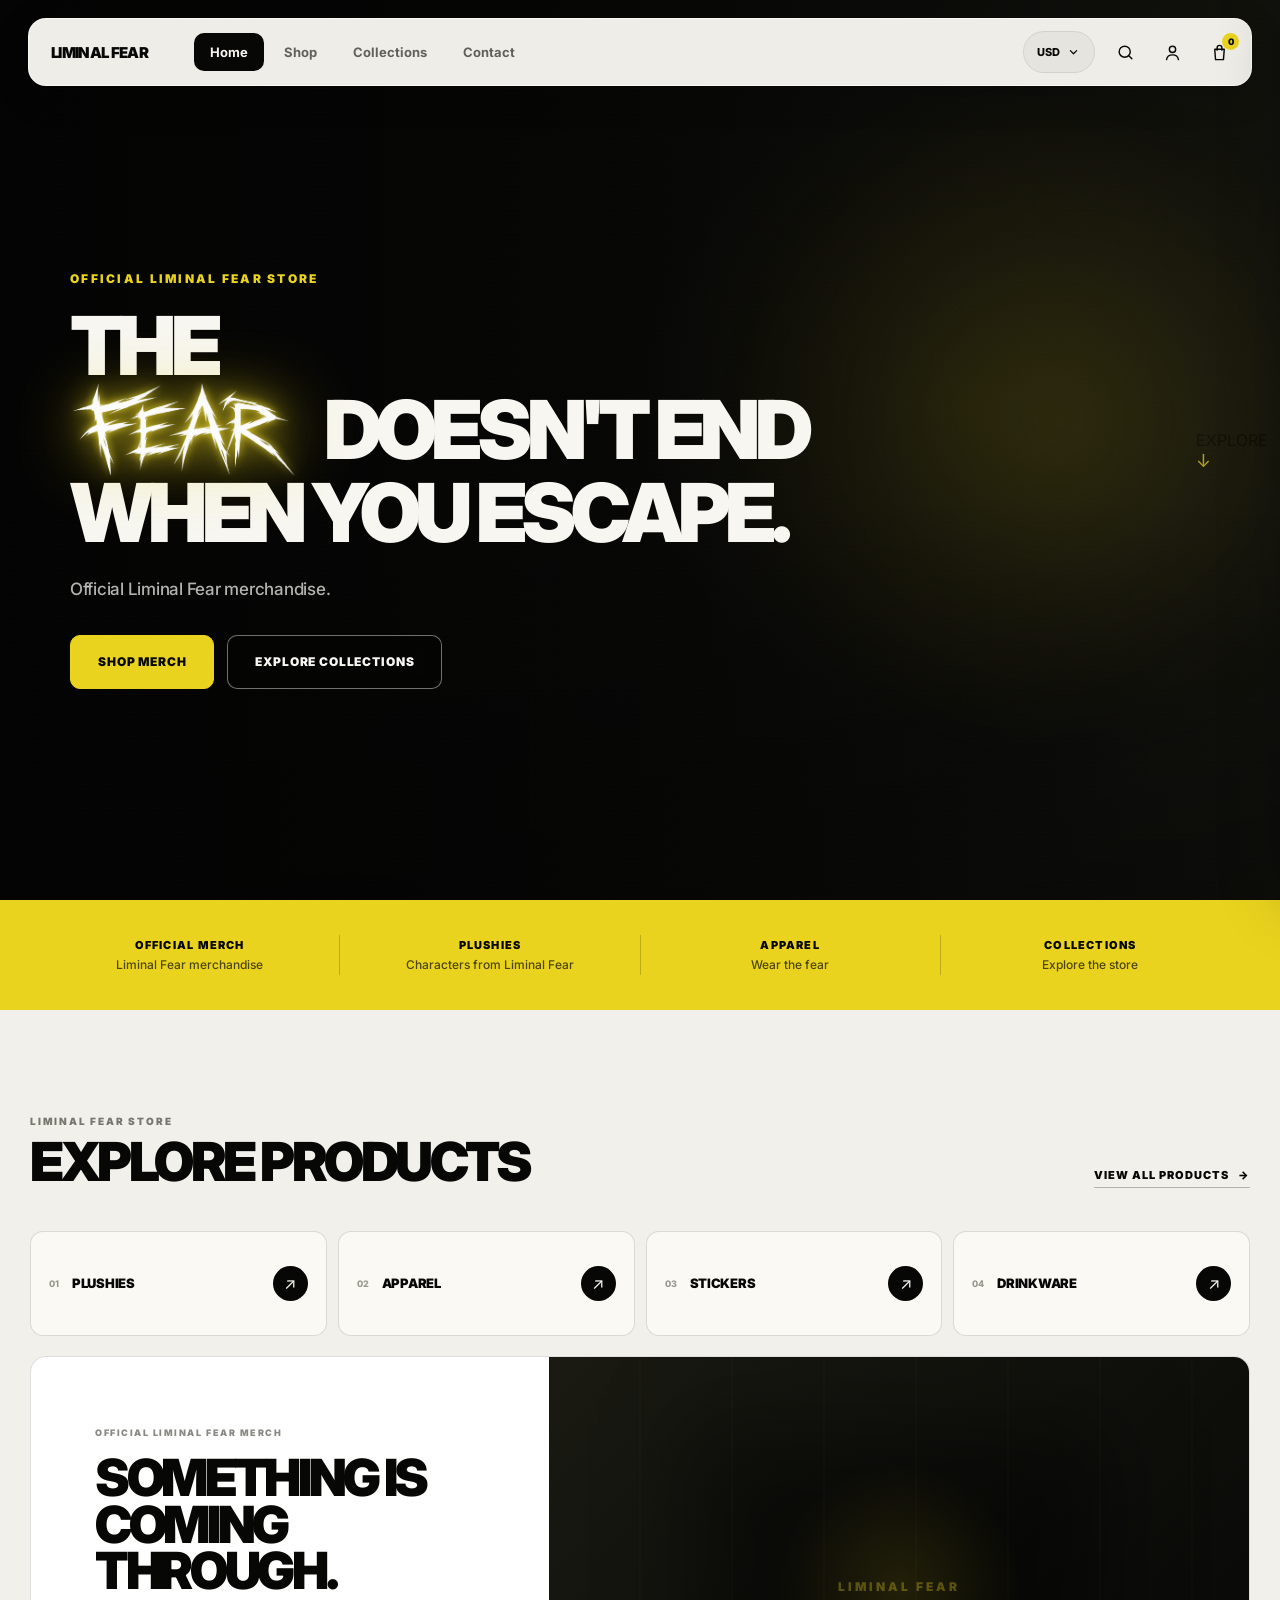
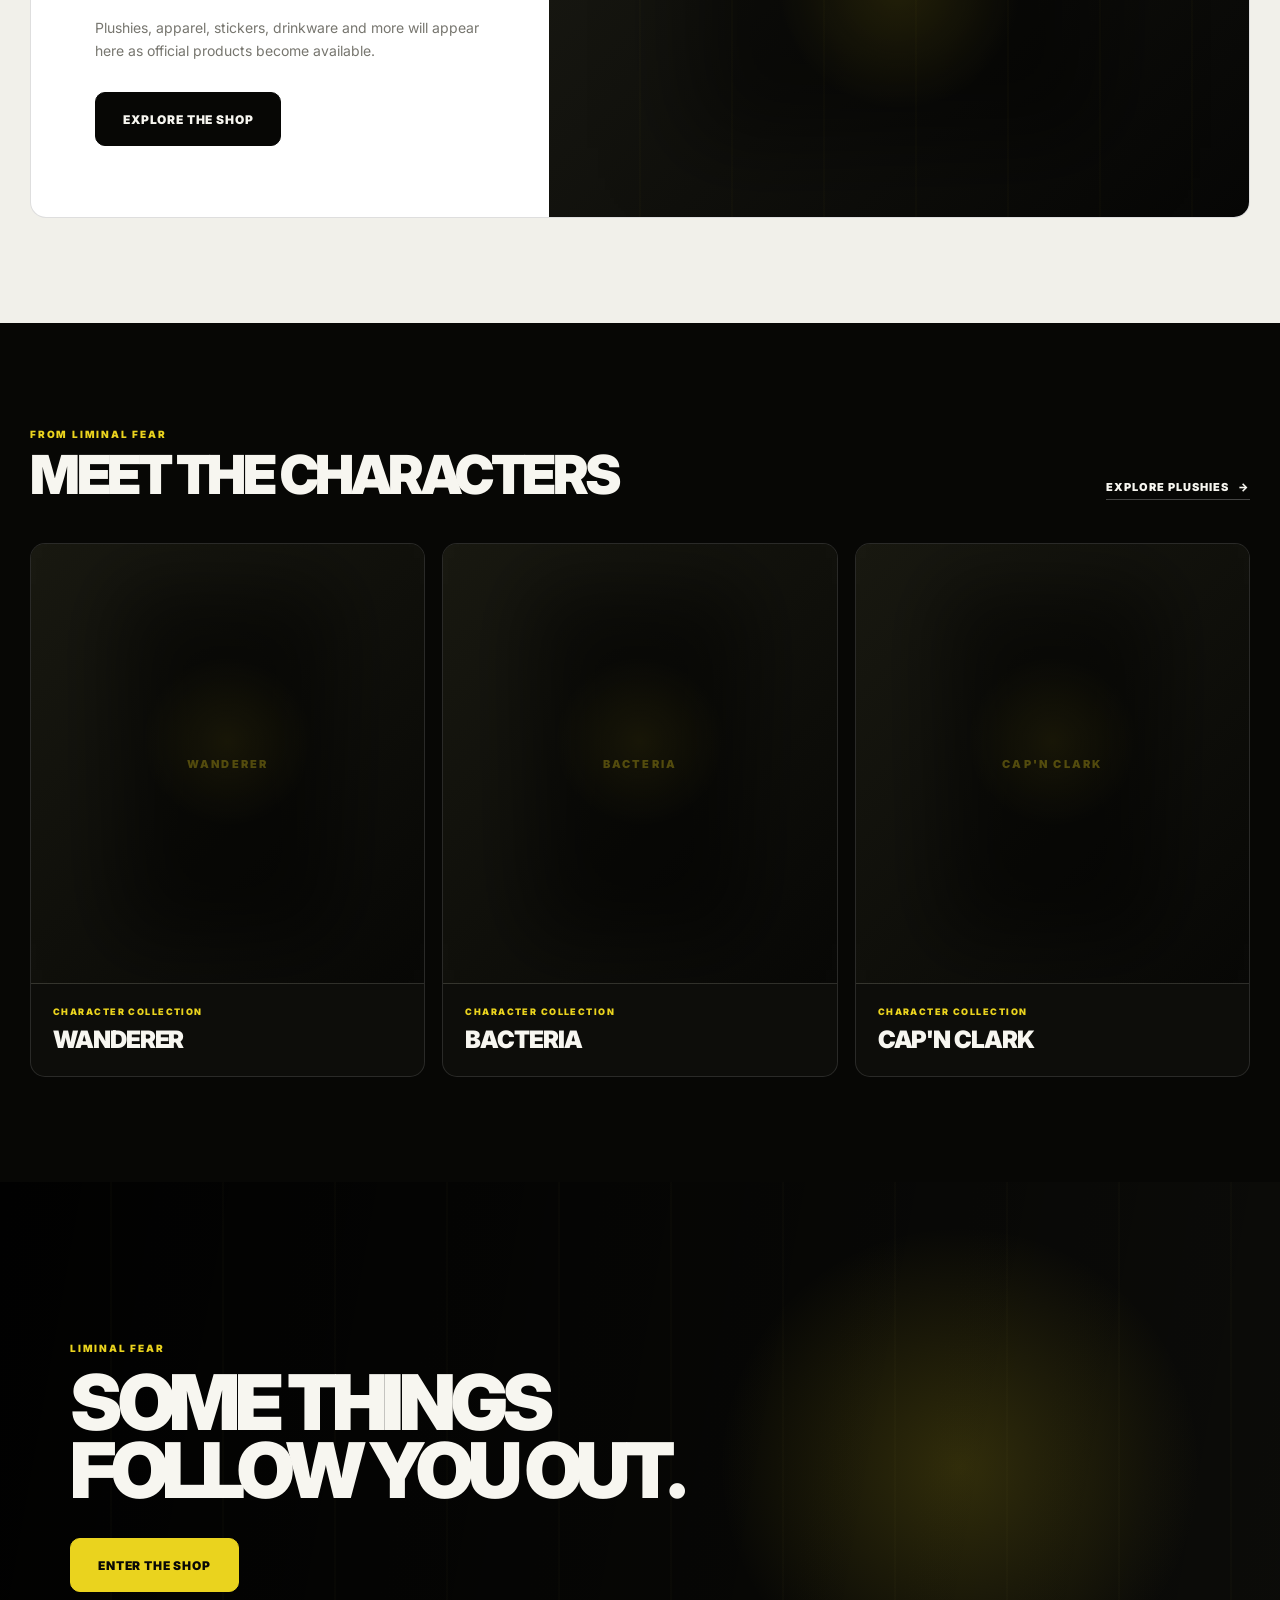
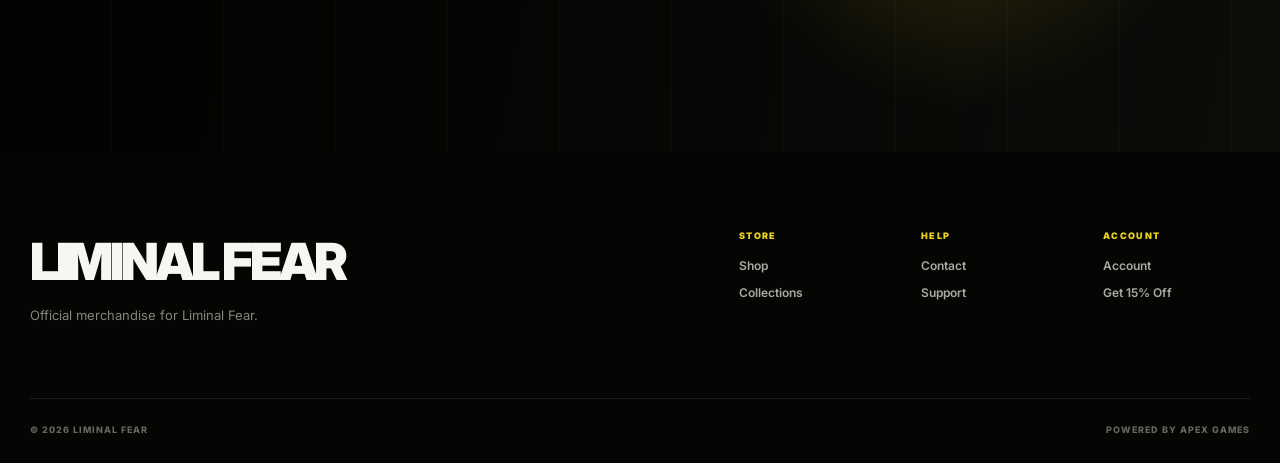
<file: index.html>
<!DOCTYPE html>
<html lang="en">
<head>
  <meta charset="UTF-8">

  <meta
    name="viewport"
    content="width=device-width, initial-scale=1.0"
  >

  <meta
    name="description"
    content="Official Liminal Fear merchandise."
  >

  <title>Liminal Fear Store</title>

  <link rel="stylesheet" href="styles.css">
</head>

<body data-page="home">

  <!-- =====================================================
       FLOATING NAVBAR
       ===================================================== -->

  <header class="site-header" id="siteHeader">

    <nav class="navbar">

      <a class="brand" href="index.html">
        LIMINAL FEAR
      </a>

      <div class="nav-links">

        <a
          class="nav-link active"
          href="index.html"
        >
          Home
        </a>

        <a
          class="nav-link"
          href="shop.html"
        >
          Shop
        </a>

        <a
          class="nav-link"
          href="collections.html"
        >
          Collections
        </a>

        <a
          class="nav-link"
          href="contact.html"
        >
          Contact
        </a>

      </div>


      <div class="nav-actions">

        <!-- Currency placeholder for later commerce integration -->

        <button
          class="currency-button"
          type="button"
          aria-label="Currency"
        >
          <span>USD</span>

          <svg viewBox="0 0 24 24">
            <path d="M7 9L12 14L17 9"></path>
          </svg>
        </button>


        <!-- Search -->

        <button
          class="nav-icon"
          id="searchButton"
          type="button"
          aria-label="Search products"
          aria-expanded="false"
        >
          <svg viewBox="0 0 24 24">
            <circle cx="11" cy="11" r="7"></circle>
            <path d="M20 20L16.5 16.5"></path>
          </svg>
        </button>


        <!-- Account -->

        <a
          class="nav-icon"
          href="account.html"
          aria-label="Account"
        >
          <svg viewBox="0 0 24 24">
            <circle cx="12" cy="8" r="4"></circle>
            <path
              d="M4.5 21C5.2 16.8 7.7 15 12 15C16.3 15 18.8 16.8 19.5 21"
            ></path>
          </svg>
        </a>


        <!-- Cart -->

        <button
          class="nav-icon cart-button"
          id="cartButton"
          type="button"
          aria-label="Open cart"
        >
          <svg viewBox="0 0 24 24">
            <path d="M6 8H18L17 21H7L6 8Z"></path>
            <path
              d="M9 9V6C9 4.3 10.3 3 12 3C13.7 3 15 4.3 15 6V9"
            ></path>
          </svg>

          <span class="cart-count">0</span>
        </button>

      </div>

    </nav>


    <!-- ===================================================
         NAVBAR SEARCH
         =================================================== -->

    <div
      class="nav-search-panel"
      id="navSearchPanel"
      aria-hidden="true"
    >

      <div class="nav-search-inner">

        <svg
          class="nav-search-icon"
          viewBox="0 0 24 24"
          aria-hidden="true"
        >
          <circle cx="11" cy="11" r="7"></circle>
          <path d="M20 20L16.5 16.5"></path>
        </svg>

        <input
          id="navSearchInput"
          type="search"
          placeholder="Search Liminal Fear merch..."
          autocomplete="off"
        >

        <button
          class="search-close"
          id="searchClose"
          type="button"
          aria-label="Close search"
        >
          ×
        </button>

      </div>


      <div class="search-results" id="searchResults">

        <p class="search-hint">
          Search plushies, apparel, stickers, drinkware and more.
        </p>

      </div>

    </div>

  </header>


  <main>

    <!-- ===================================================
         HERO
         =================================================== -->

    <section class="hero" id="home">

      <div class="hero-overlay"></div>
      <div class="hero-noise"></div>


      <div class="hero-content">

        <p class="hero-eyebrow">
          OFFICIAL LIMINAL FEAR STORE
        </p>


        <h1 class="hero-title">

          <span>THE</span>

          <span class="fear-line">

            <span class="fear-word">
              <img
                src="assets/fear-wordmark.png"
                alt="FEAR"
              >
            </span>

            <span class="fear-following">
              DOESN'T END
            </span>

          </span>

          <span>
            WHEN YOU ESCAPE.
          </span>

        </h1>


        <p class="hero-description">
          Official Liminal Fear merchandise.
        </p>


        <div class="hero-buttons">

          <a
            class="button button-primary"
            href="shop.html"
          >
            SHOP MERCH
          </a>

          <a
            class="button button-secondary"
            href="collections.html"
          >
            EXPLORE COLLECTIONS
          </a>

        </div>

      </div>


      <a
        class="scroll-indicator"
        href="#explore"
        aria-label="Explore products"
      >
        <span>EXPLORE</span>
        <span class="scroll-arrow">↓</span>
      </a>

    </section>


    <!-- ===================================================
         FEATURE STRIP
         =================================================== -->

    <section class="feature-strip">

      <div class="feature">
        <strong>OFFICIAL MERCH</strong>
        <span>Liminal Fear merchandise</span>
      </div>

      <div class="feature-divider"></div>

      <div class="feature">
        <strong>PLUSHIES</strong>
        <span>Characters from Liminal Fear</span>
      </div>

      <div class="feature-divider"></div>

      <div class="feature">
        <strong>APPAREL</strong>
        <span>Wear the fear</span>
      </div>

      <div class="feature-divider"></div>

      <div class="feature">
        <strong>COLLECTIONS</strong>
        <span>Explore the store</span>
      </div>

    </section>


    <!-- ===================================================
         EXPLORE PRODUCTS
         =================================================== -->

    <section
      class="section explore-products"
      id="explore"
    >

      <div class="section-heading">

        <div>
          <p class="section-label">
            LIMINAL FEAR STORE
          </p>

          <h2>
            EXPLORE PRODUCTS
          </h2>
        </div>

        <a
          class="text-link"
          href="shop.html"
        >
          VIEW ALL PRODUCTS
          <span>→</span>
        </a>

      </div>


      <div class="explore-category-row">

        <a
          class="explore-category"
          href="collections.html#plushies"
        >
          <span class="explore-number">01</span>

          <span class="explore-name">
            PLUSHIES
          </span>

          <span class="explore-arrow">
            ↗
          </span>
        </a>


        <a
          class="explore-category"
          href="collections.html#apparel"
        >
          <span class="explore-number">02</span>

          <span class="explore-name">
            APPAREL
          </span>

          <span class="explore-arrow">
            ↗
          </span>
        </a>


        <a
          class="explore-category"
          href="collections.html#stickers"
        >
          <span class="explore-number">03</span>

          <span class="explore-name">
            STICKERS
          </span>

          <span class="explore-arrow">
            ↗
          </span>
        </a>


        <a
          class="explore-category"
          href="collections.html#drinkware"
        >
          <span class="explore-number">04</span>

          <span class="explore-name">
            DRINKWARE
          </span>

          <span class="explore-arrow">
            ↗
          </span>
        </a>

      </div>


      <!--
        Real Fourthwall-backed products will go here.

        No fake products/prices are being published.
      -->

      <div class="product-preview">

        <div class="product-preview-copy">

          <span class="preview-tag">
            OFFICIAL LIMINAL FEAR MERCH
          </span>

          <h3>
            SOMETHING IS
            <br>
            COMING THROUGH.
          </h3>

          <p>
            Plushies, apparel, stickers, drinkware and
            more will appear here as official products
            become available.
          </p>

          <a
            class="button button-dark"
            href="shop.html"
          >
            EXPLORE THE SHOP
          </a>

        </div>


        <div
          class="product-preview-visual"
          aria-hidden="true"
        >

          <span>
            LIMINAL FEAR
          </span>

        </div>

      </div>

    </section>


    <!-- ===================================================
         CHARACTER COLLECTION
         =================================================== -->

    <section class="section dark-section">

      <div class="section-heading light-heading">

        <div>
          <p class="section-label">
            FROM LIMINAL FEAR
          </p>

          <h2>
            MEET THE CHARACTERS
          </h2>
        </div>

        <a
          class="text-link light-link"
          href="collections.html#plushies"
        >
          EXPLORE PLUSHIES
          <span>→</span>
        </a>

      </div>


      <div class="character-grid">

        <a
          class="character-card"
          href="collections.html#plushies"
        >

          <div class="character-art placeholder-dark">
            <span>WANDERER</span>
          </div>

          <div class="character-content">

            <p>
              CHARACTER COLLECTION
            </p>

            <h3>
              WANDERER
            </h3>

          </div>

        </a>


        <a
          class="character-card"
          href="collections.html#plushies"
        >

          <div class="character-art placeholder-dark">
            <span>BACTERIA</span>
          </div>

          <div class="character-content">

            <p>
              CHARACTER COLLECTION
            </p>

            <h3>
              BACTERIA
            </h3>

          </div>

        </a>


        <a
          class="character-card"
          href="collections.html#plushies"
        >

          <div class="character-art placeholder-dark">
            <span>CAP'N CLARK</span>
          </div>

          <div class="character-content">

            <p>
              CHARACTER COLLECTION
            </p>

            <h3>
              CAP'N CLARK
            </h3>

          </div>

        </a>

      </div>

    </section>


    <!-- ===================================================
         PROMO
         =================================================== -->

    <section class="promo-section">

      <div class="promo-background"></div>

      <div class="promo-content">

        <p>
          LIMINAL FEAR
        </p>

        <h2>
          SOME THINGS
          <br>
          FOLLOW YOU OUT.
        </h2>

        <a
          class="button button-primary"
          href="shop.html"
        >
          ENTER THE SHOP
        </a>

      </div>

    </section>

  </main>


  <!-- =====================================================
       FOOTER
       ===================================================== -->

  <footer class="footer">

    <div class="footer-top">

      <div class="footer-brand">

        <h2>
          LIMINAL FEAR
        </h2>

        <p>
          Official merchandise for Liminal Fear.
        </p>

      </div>


      <div class="footer-links">

        <div>

          <h3>STORE</h3>

          <a href="shop.html">
            Shop
          </a>

          <a href="collections.html">
            Collections
          </a>

        </div>


        <div>

          <h3>HELP</h3>

          <a href="contact.html">
            Contact
          </a>

          <a href="contact.html">
            Support
          </a>

        </div>


        <div>

          <h3>ACCOUNT</h3>

          <a href="account.html">
            Account
          </a>

          <button
            class="footer-discount-button"
            id="openDiscount"
            type="button"
          >
            Get 15% Off
          </button>

        </div>

      </div>

    </div>


    <div class="footer-bottom">

      <span>
        © 2026 LIMINAL FEAR
      </span>

      <span>
        POWERED BY APEX GAMES
      </span>

    </div>

  </footer>


  <!-- =====================================================
       CART DRAWER

       UI only until real commerce integration.
       ===================================================== -->

  <div
    class="cart-backdrop"
    id="cartBackdrop"
  ></div>


  <aside
    class="cart-drawer"
    id="cartDrawer"
    aria-hidden="true"
  >

    <div class="cart-header">

      <div>

        <span class="cart-label">
          LIMINAL FEAR STORE
        </span>

        <h2>
          YOUR CART (0)
        </h2>

      </div>


      <button
        class="cart-close"
        id="cartClose"
        type="button"
        aria-label="Close cart"
      >
        ×
      </button>

    </div>


    <div class="cart-empty">

      <div class="cart-empty-icon">
        LF
      </div>

      <h3>
        YOUR CART IS EMPTY.
      </h3>

      <p>
        Maybe something followed you here.
      </p>

      <a
        class="button button-primary"
        href="shop.html"
      >
        EXPLORE PRODUCTS
      </a>

    </div>

  </aside>


  <!-- =====================================================
       EMAIL DISCOUNT POPUP

       The visual offer is built now.
       We will only activate real discount redemption after
       the matching promotion/email system is configured.
       ===================================================== -->

  <div
    class="discount-backdrop"
    id="discountBackdrop"
  ></div>


  <section
    class="discount-popup"
    id="discountPopup"
    aria-hidden="true"
    aria-labelledby="discountTitle"
  >

    <button
      class="discount-close"
      id="discountClose"
      type="button"
      aria-label="Close discount offer"
    >
      ×
    </button>


    <div class="discount-noise"></div>


    <div class="discount-content">

      <p class="discount-eyebrow">
        A MESSAGE FROM THE BACKROOMS
      </p>


      <h2 id="discountTitle">

        <span>
          GET 15% OFF YOUR NEXT
        </span>

        <img
          class="liminal-wordmark"
          src="assets/liminal-wordmark.png"
          alt="LIMINAL"
        >

        <span>
          PURCHASE!
        </span>

      </h2>


      <p class="discount-description">
        Enter your email to receive store offers and
        updates when this promotion becomes available.
      </p>


      <form
        class="discount-form"
        id="discountForm"
      >

        <label
          class="sr-only"
          for="discountEmail"
        >
          Email address
        </label>

        <input
          id="discountEmail"
          type="email"
          placeholder="Enter your email"
          autocomplete="email"
          required
        >

        <button
          class="button button-primary"
          type="submit"
        >
          CLAIM 15% OFF
        </button>

      </form>


      <button
        class="discount-skip"
        id="discountSkip"
        type="button"
      >
        NO THANKS, I'LL KEEP EXPLORING
      </button>

    </div>

  </section>


  <script src="script.js"></script>

</body>
</html>
</file>
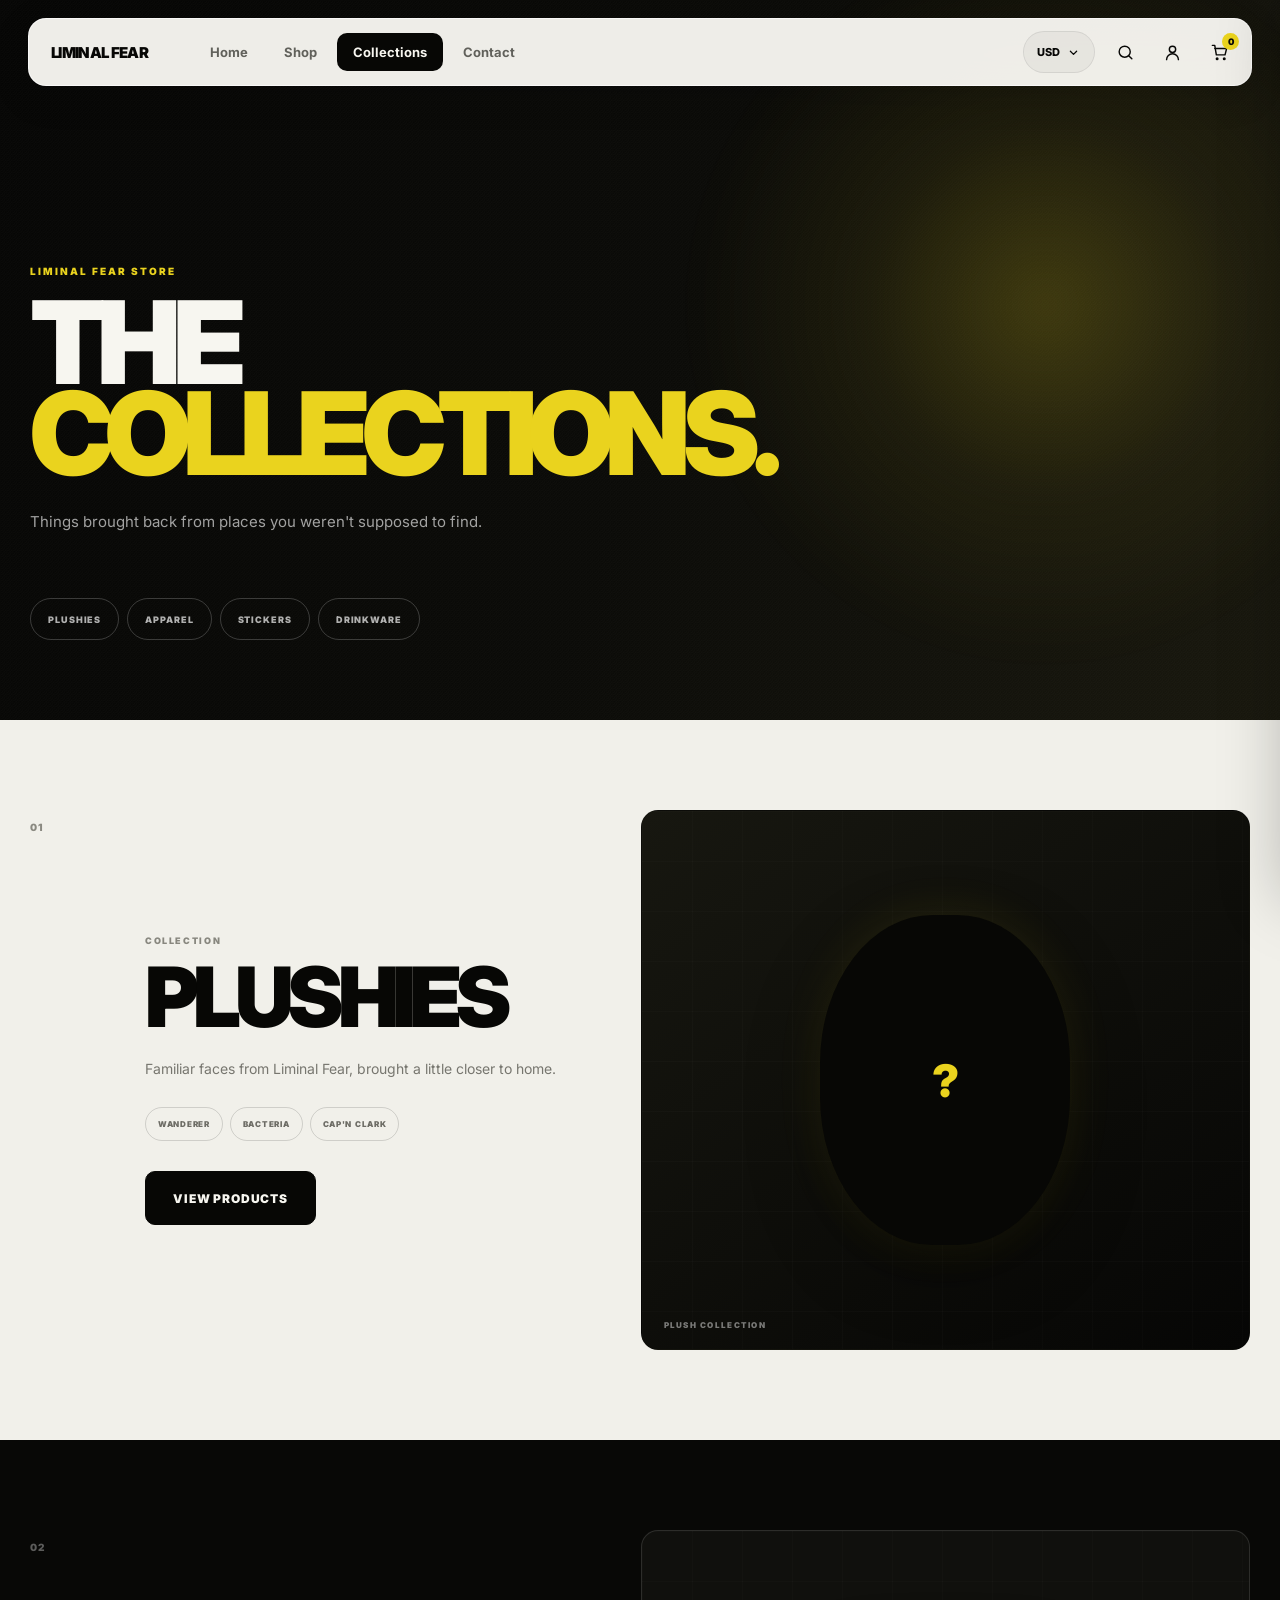
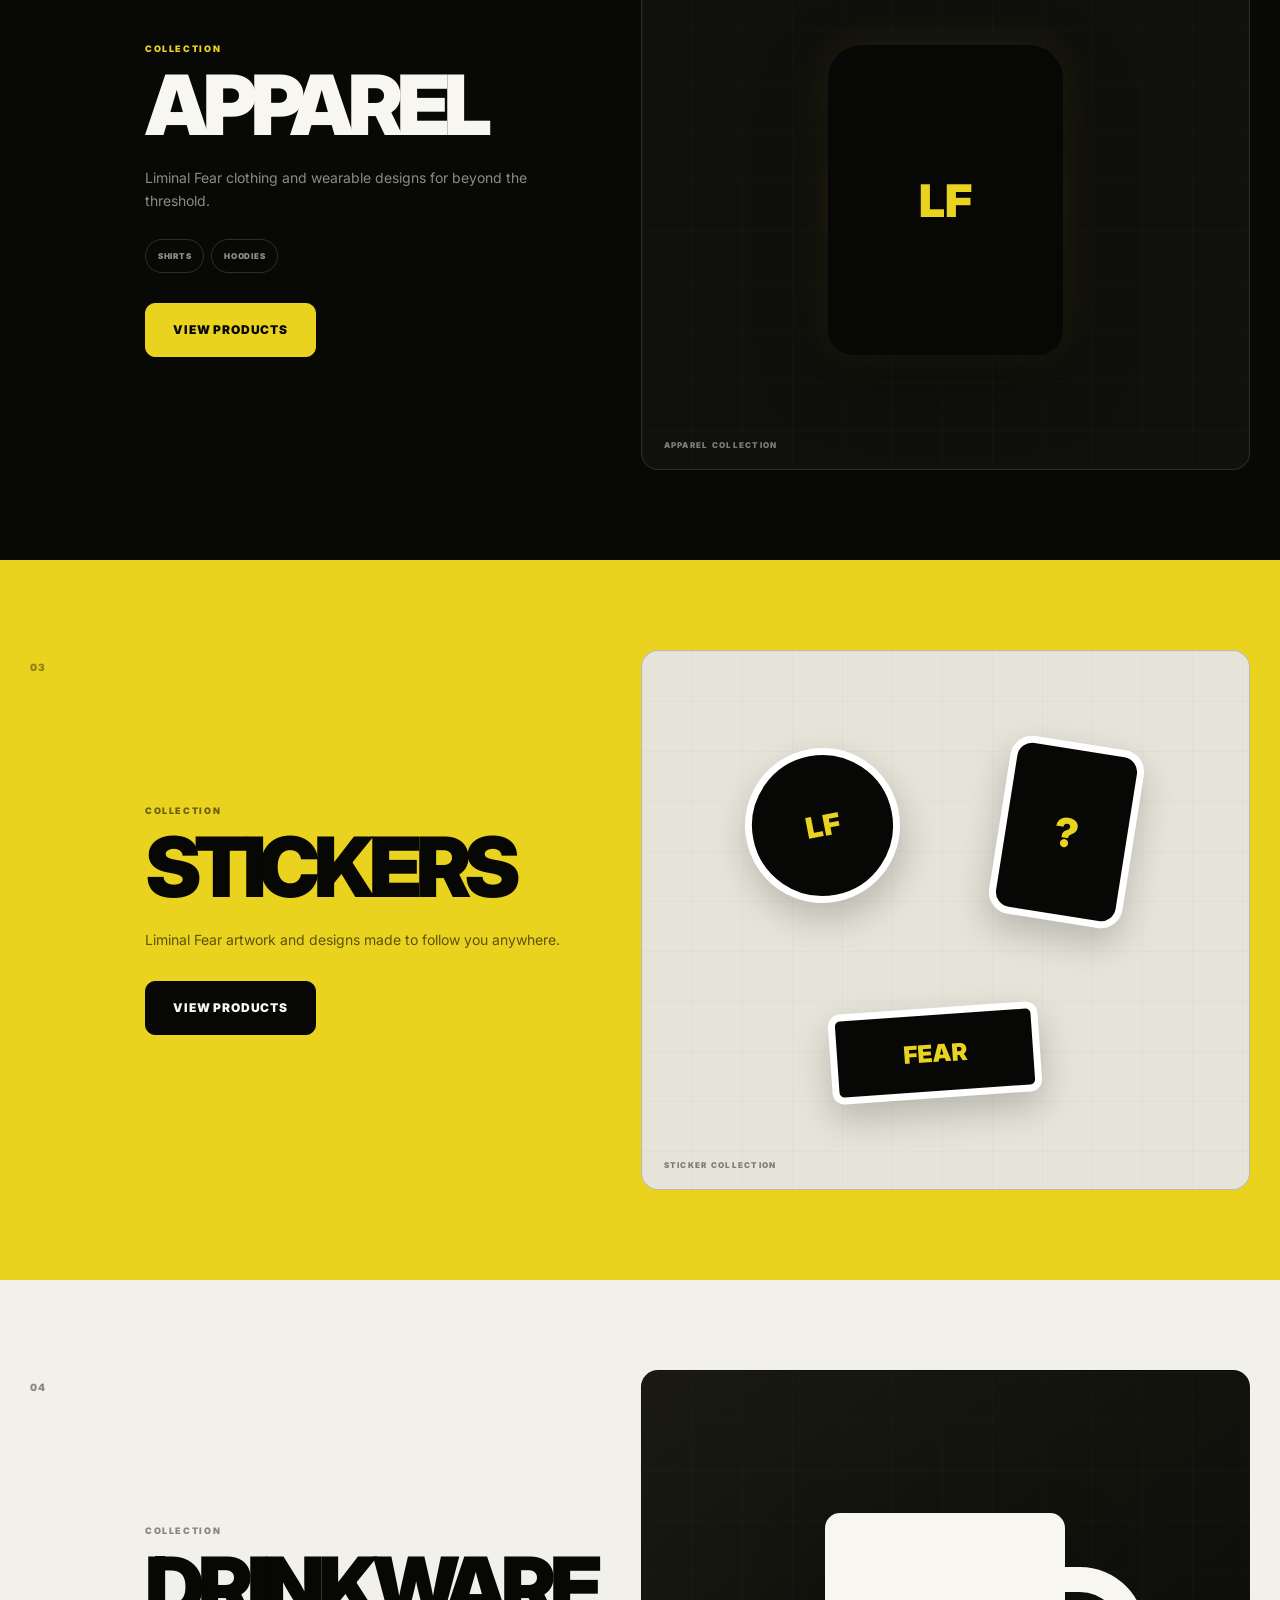
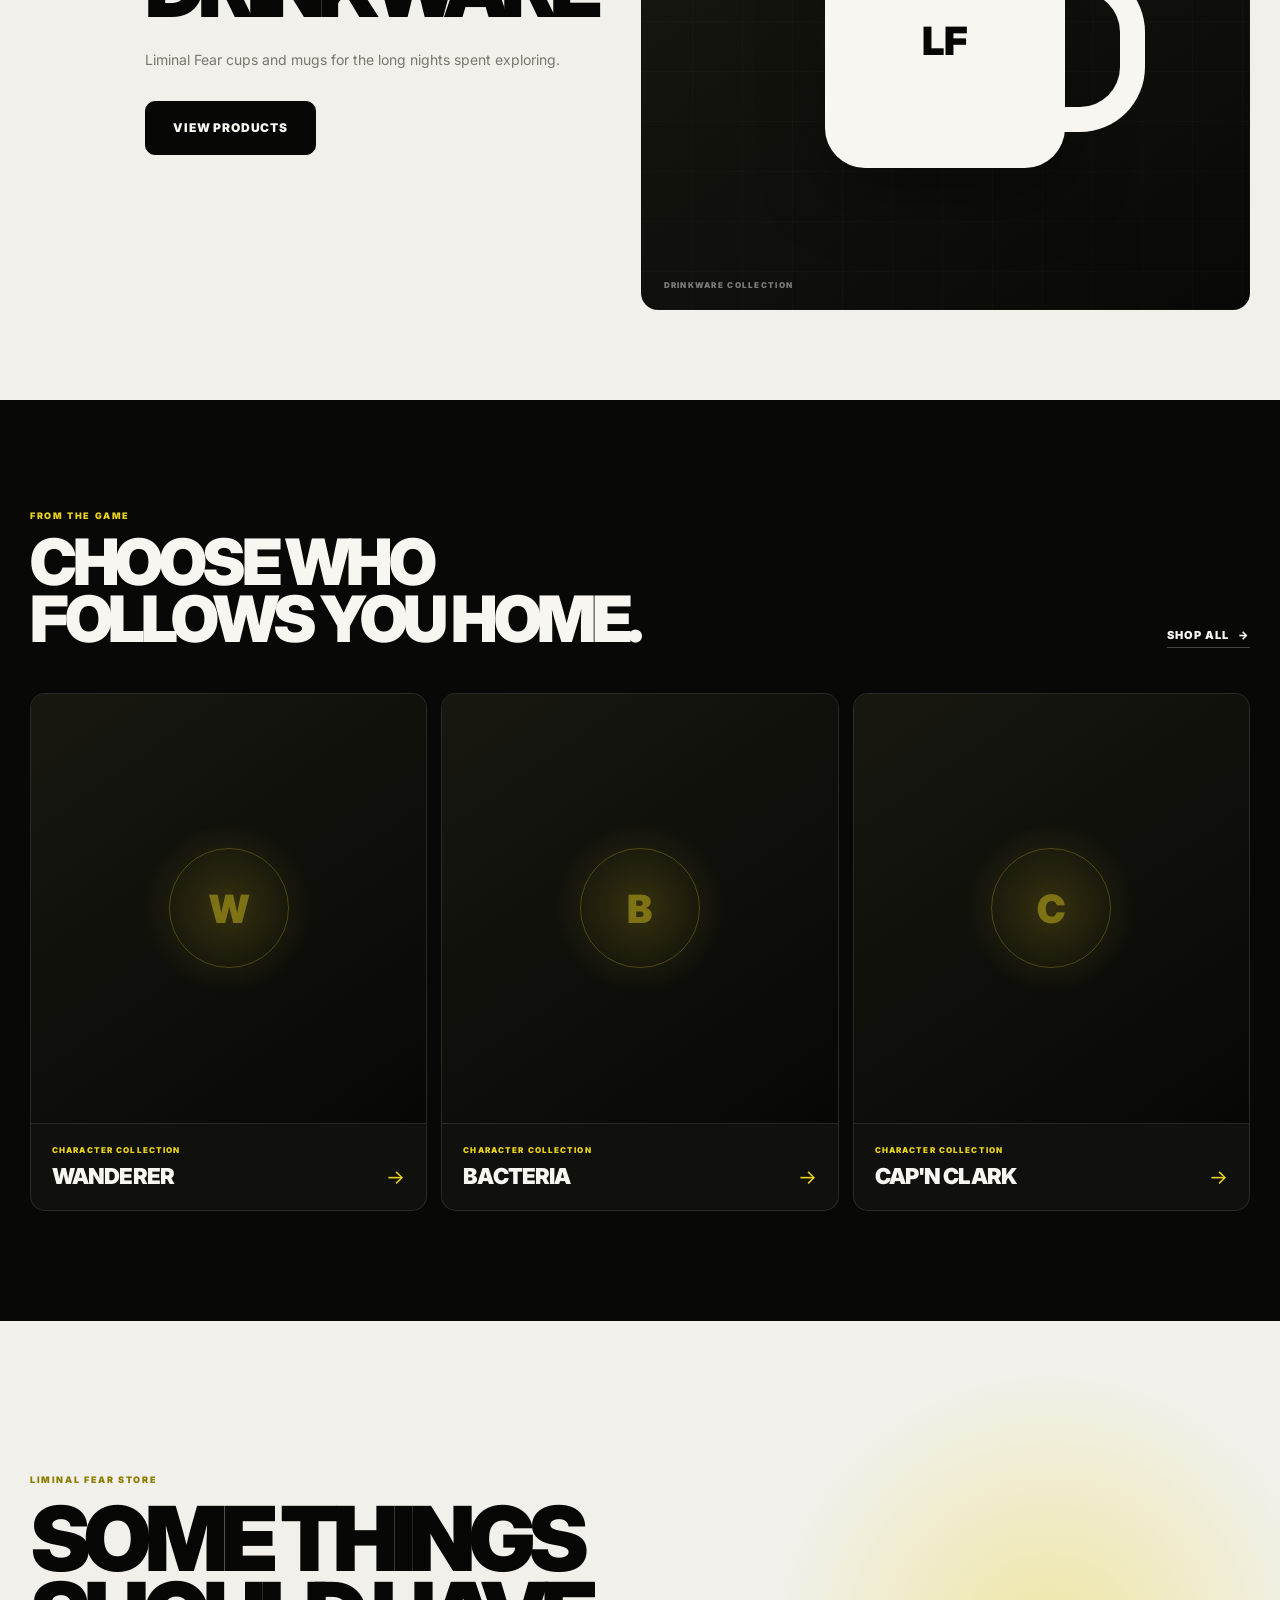
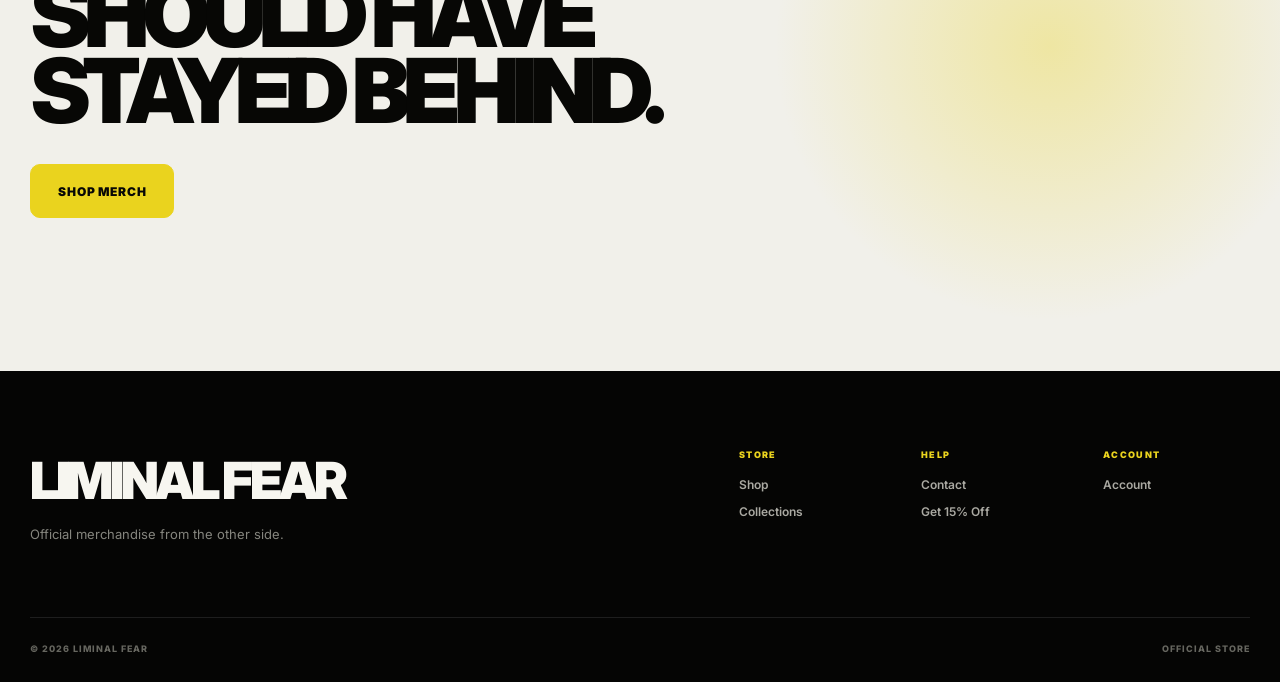
<file: collections.html>
<!DOCTYPE html>
<html lang="en">
<head>
  <meta charset="UTF-8">

  <meta
    name="viewport"
    content="width=device-width, initial-scale=1.0"
  >

  <meta
    name="description"
    content="Explore official Liminal Fear merchandise collections."
  >

  <title>Collections | Liminal Fear</title>

  <link
    rel="stylesheet"
    href="styles.css"
  >
</head>

<body data-page="collections">


  <!-- =====================================================
       FLOATING HEADER
       ===================================================== -->

  <header
    class="site-header"
    id="siteHeader"
  >

    <nav class="navbar">

      <a
        class="brand"
        href="index.html"
        aria-label="Liminal Fear Home"
      >
        LIMINAL FEAR
      </a>


      <div class="nav-links">

        <a
          class="nav-link"
          href="index.html"
        >
          Home
        </a>

        <a
          class="nav-link"
          href="shop.html"
        >
          Shop
        </a>

        <a
          class="nav-link active"
          href="collections.html"
        >
          Collections
        </a>

        <a
          class="nav-link"
          href="contact.html"
        >
          Contact
        </a>

      </div>


      <div class="nav-actions">

        <button
          class="currency-button"
          type="button"
          aria-label="Currency selector"
          title="Currency options will be available with store checkout"
        >
          USD

          <svg
            viewBox="0 0 24 24"
            aria-hidden="true"
          >
            <path d="m7 10 5 5 5-5"></path>
          </svg>
        </button>


        <button
          class="nav-icon"
          id="searchButton"
          type="button"
          aria-label="Search"
          aria-expanded="false"
          aria-controls="navSearchPanel"
        >
          <svg
            viewBox="0 0 24 24"
            aria-hidden="true"
          >
            <circle
              cx="11"
              cy="11"
              r="7"
            ></circle>

            <path
              d="m20 20-4-4"
            ></path>
          </svg>
        </button>


        <a
          class="nav-icon"
          href="account.html"
          aria-label="Account"
        >
          <svg
            viewBox="0 0 24 24"
            aria-hidden="true"
          >
            <circle
              cx="12"
              cy="8"
              r="4"
            ></circle>

            <path
              d="M4.5 21a7.5 7.5 0 0 1 15 0"
            ></path>
          </svg>
        </a>


        <button
          class="nav-icon"
          id="cartButton"
          type="button"
          aria-label="Cart"
        >
          <svg
            viewBox="0 0 24 24"
            aria-hidden="true"
          >
            <path
              d="M6 7h15l-2 8H8L6 3H3"
            ></path>

            <circle
              cx="9"
              cy="20"
              r="1"
            ></circle>

            <circle
              cx="18"
              cy="20"
              r="1"
            ></circle>
          </svg>

          <span class="cart-count">
            0
          </span>
        </button>

      </div>

    </nav>


    <!-- NAV SEARCH -->

    <div
      class="nav-search-panel"
      id="navSearchPanel"
      aria-hidden="true"
    >

      <div class="nav-search-inner">

        <svg
          class="nav-search-icon"
          viewBox="0 0 24 24"
          aria-hidden="true"
        >
          <circle
            cx="11"
            cy="11"
            r="7"
          ></circle>

          <path
            d="m20 20-4-4"
          ></path>
        </svg>


        <input
          id="navSearchInput"
          type="search"
          placeholder="Search Liminal Fear..."
          autocomplete="off"
          aria-label="Search Liminal Fear Store"
        >


        <button
          class="search-close"
          id="searchClose"
          type="button"
          aria-label="Close search"
        >
          ×
        </button>

      </div>


      <div
        class="search-results"
        id="searchResults"
      >
        <p class="search-hint">
          Search plushies, apparel, stickers,
          drinkware and more.
        </p>
      </div>

    </div>

  </header>



  <main>


    <!-- ===================================================
         COLLECTIONS HERO
         =================================================== -->

    <section class="collections-hero">

      <div class="collections-hero-noise"></div>

      <div class="collections-hero-glow"></div>


      <div class="collections-hero-inner">

        <p class="collections-eyebrow">
          LIMINAL FEAR STORE
        </p>


        <h1>
          THE
          <span>COLLECTIONS.</span>
        </h1>


        <p class="collections-intro">
          Things brought back from places
          you weren't supposed to find.
        </p>

      </div>


      <div class="collections-jump">

        <a href="#plushies">
          PLUSHIES
        </a>

        <a href="#apparel">
          APPAREL
        </a>

        <a href="#stickers">
          STICKERS
        </a>

        <a href="#drinkware">
          DRINKWARE
        </a>

      </div>

    </section>



    <!-- ===================================================
         PLUSHIES
         =================================================== -->

    <section
      class="collection-showcase collection-light"
      id="plushies"
    >

      <div class="collection-number">
        01
      </div>


      <div class="collection-copy">

        <p class="collection-type">
          COLLECTION
        </p>

        <h2>
          PLUSHIES
        </h2>

        <p class="collection-description">
          Familiar faces from Liminal Fear,
          brought a little closer to home.
        </p>


        <div class="collection-characters">

          <span>
            WANDERER
          </span>

          <span>
            BACTERIA
          </span>

          <span>
            CAP'N CLARK
          </span>

        </div>


        <a
          class="button button-dark"
          href="shop.html"
        >
          VIEW PRODUCTS
        </a>

      </div>


      <div class="collection-visual plush-visual">

        <div class="collection-visual-grid"></div>

        <div class="collection-object collection-object-large">
          ?
        </div>

        <span class="collection-visual-label">
          PLUSH COLLECTION
        </span>

      </div>

    </section>



    <!-- ===================================================
         APPAREL
         =================================================== -->

    <section
      class="collection-showcase collection-dark"
      id="apparel"
    >

      <div class="collection-number">
        02
      </div>


      <div class="collection-copy">

        <p class="collection-type">
          COLLECTION
        </p>

        <h2>
          APPAREL
        </h2>

        <p class="collection-description">
          Liminal Fear clothing and wearable
          designs for beyond the threshold.
        </p>


        <div class="collection-characters">

          <span>
            SHIRTS
          </span>

          <span>
            HOODIES
          </span>

        </div>


        <a
          class="button button-primary"
          href="shop.html"
        >
          VIEW PRODUCTS
        </a>

      </div>


      <div class="collection-visual apparel-visual">

        <div class="collection-visual-grid"></div>

        <div class="collection-object">
          LF
        </div>

        <span class="collection-visual-label">
          APPAREL COLLECTION
        </span>

      </div>

    </section>



    <!-- ===================================================
         STICKERS
         =================================================== -->

    <section
      class="collection-showcase collection-yellow"
      id="stickers"
    >

      <div class="collection-number">
        03
      </div>


      <div class="collection-copy">

        <p class="collection-type">
          COLLECTION
        </p>

        <h2>
          STICKERS
        </h2>

        <p class="collection-description">
          Liminal Fear artwork and designs
          made to follow you anywhere.
        </p>


        <a
          class="button button-dark"
          href="shop.html"
        >
          VIEW PRODUCTS
        </a>

      </div>


      <div class="collection-visual sticker-visual">

        <div class="collection-visual-grid"></div>

        <div class="sticker-shape sticker-one">
          LF
        </div>

        <div class="sticker-shape sticker-two">
          ?
        </div>

        <div class="sticker-shape sticker-three">
          FEAR
        </div>

        <span class="collection-visual-label">
          STICKER COLLECTION
        </span>

      </div>

    </section>



    <!-- ===================================================
         DRINKWARE
         =================================================== -->

    <section
      class="collection-showcase collection-light"
      id="drinkware"
    >

      <div class="collection-number">
        04
      </div>


      <div class="collection-copy">

        <p class="collection-type">
          COLLECTION
        </p>

        <h2>
          DRINKWARE
        </h2>

        <p class="collection-description">
          Liminal Fear cups and mugs for the
          long nights spent exploring.
        </p>


        <a
          class="button button-dark"
          href="shop.html"
        >
          VIEW PRODUCTS
        </a>

      </div>


      <div class="collection-visual drinkware-visual">

        <div class="collection-visual-grid"></div>

        <div class="collection-mug">

          <span>
            LF
          </span>

        </div>

        <span class="collection-visual-label">
          DRINKWARE COLLECTION
        </span>

      </div>

    </section>



    <!-- ===================================================
         CHARACTER COLLECTIONS
         =================================================== -->

    <section class="character-collection-section">

      <div class="character-collection-heading">

        <div>

          <p>
            FROM THE GAME
          </p>

          <h2>
            CHOOSE WHO
            <br>
            FOLLOWS YOU HOME.
          </h2>

        </div>


        <a
          class="light-link text-link"
          href="shop.html"
        >
          SHOP ALL
          <span>→</span>
        </a>

      </div>



      <div class="character-collection-grid">


        <a
          class="character-collection-card"
          href="shop.html"
        >

          <div class="character-collection-art">

            <span>
              W
            </span>

          </div>

          <div class="character-collection-info">

            <p>
              CHARACTER COLLECTION
            </p>

            <h3>
              WANDERER
            </h3>

            <span>
              →
            </span>

          </div>

        </a>



        <a
          class="character-collection-card"
          href="shop.html"
        >

          <div class="character-collection-art">

            <span>
              B
            </span>

          </div>

          <div class="character-collection-info">

            <p>
              CHARACTER COLLECTION
            </p>

            <h3>
              BACTERIA
            </h3>

            <span>
              →
            </span>

          </div>

        </a>



        <a
          class="character-collection-card"
          href="shop.html"
        >

          <div class="character-collection-art">

            <span>
              C
            </span>

          </div>

          <div class="character-collection-info">

            <p>
              CHARACTER COLLECTION
            </p>

            <h3>
              CAP'N CLARK
            </h3>

            <span>
              →
            </span>

          </div>

        </a>

      </div>

    </section>



    <!-- ===================================================
         FINAL CTA
         =================================================== -->

    <section class="collections-final">

      <p>
        LIMINAL FEAR STORE
      </p>

      <h2>
        SOME THINGS
        <br>
        SHOULD HAVE
        <br>
        STAYED BEHIND.
      </h2>


      <a
        class="button button-primary"
        href="shop.html"
      >
        SHOP MERCH
      </a>

    </section>

  </main>



  <!-- =====================================================
       FOOTER
       ===================================================== -->

  <footer class="footer">

    <div class="footer-top">


      <div class="footer-brand">

        <h2>
          LIMINAL FEAR
        </h2>

        <p>
          Official merchandise from the other side.
        </p>

      </div>


      <div class="footer-links">


        <div>

          <h3>
            STORE
          </h3>

          <a href="shop.html">
            Shop
          </a>

          <a href="collections.html">
            Collections
          </a>

        </div>


        <div>

          <h3>
            HELP
          </h3>

          <a href="contact.html">
            Contact
          </a>

          <button
            class="footer-discount-button"
            id="openDiscount"
            type="button"
          >
            Get 15% Off
          </button>

        </div>


        <div>

          <h3>
            ACCOUNT
          </h3>

          <a href="account.html">
            Account
          </a>

        </div>


      </div>

    </div>


    <div class="footer-bottom">

      <span>
        © 2026 LIMINAL FEAR
      </span>

      <span>
        OFFICIAL STORE
      </span>

    </div>

  </footer>



  <!-- =====================================================
       CART
       ===================================================== -->

  <div
    class="cart-backdrop"
    id="cartBackdrop"
  ></div>


  <aside
    class="cart-drawer"
    id="cartDrawer"
    aria-hidden="true"
    aria-label="Shopping cart"
  >

    <div class="cart-header">

      <div>

        <span class="cart-label">
          LIMINAL FEAR STORE
        </span>

        <h2>
          YOUR CART
        </h2>

      </div>


      <button
        class="cart-close"
        id="cartClose"
        type="button"
        aria-label="Close cart"
      >
        ×
      </button>

    </div>


    <div class="cart-empty">

      <div class="cart-empty-icon">
        LF
      </div>

      <h3>
        YOUR CART IS EMPTY.
      </h3>

      <p>
        Nothing followed you here... yet.
      </p>

      <a
        class="button button-dark"
        href="shop.html"
      >
        EXPLORE PRODUCTS
      </a>

    </div>

  </aside>



  <!-- =====================================================
       DISCOUNT POPUP
       ===================================================== -->

  <div
    class="discount-backdrop"
    id="discountBackdrop"
  ></div>


  <section
    class="discount-popup"
    id="discountPopup"
    aria-hidden="true"
    aria-label="Liminal Fear store offer"
  >

    <div class="discount-noise"></div>


    <button
      class="discount-close"
      id="discountClose"
      type="button"
      aria-label="Close offer"
    >
      ×
    </button>


    <div class="discount-content">

      <p class="discount-eyebrow">
        SOMETHING FOLLOWED YOU HERE
      </p>


      <h2>

        <span>
          GET 15% OFF YOUR NEXT
        </span>


        <img
          class="liminal-wordmark"
          src="assets/liminal-wordmark.png"
          alt="Liminal"
        >


        <span>
          PURCHASE!
        </span>

      </h2>


      <p class="discount-description">
        Enter your email to receive store offers
        and updates when this promotion becomes
        available.
      </p>


      <form
        class="discount-form"
        id="discountForm"
      >

        <label
          class="sr-only"
          for="discountEmail"
        >
          Email address
        </label>


        <input
          id="discountEmail"
          type="email"
          placeholder="Enter your email"
          autocomplete="email"
          required
        >


        <button
          class="button button-primary"
          type="submit"
        >
          CLAIM 15% OFF
        </button>

      </form>


      <button
        class="discount-skip"
        id="discountSkip"
        type="button"
      >
        NO THANKS, I'LL KEEP WANDERING
      </button>

    </div>

  </section>


  <script src="script.js"></script>

</body>
</html>
</file>
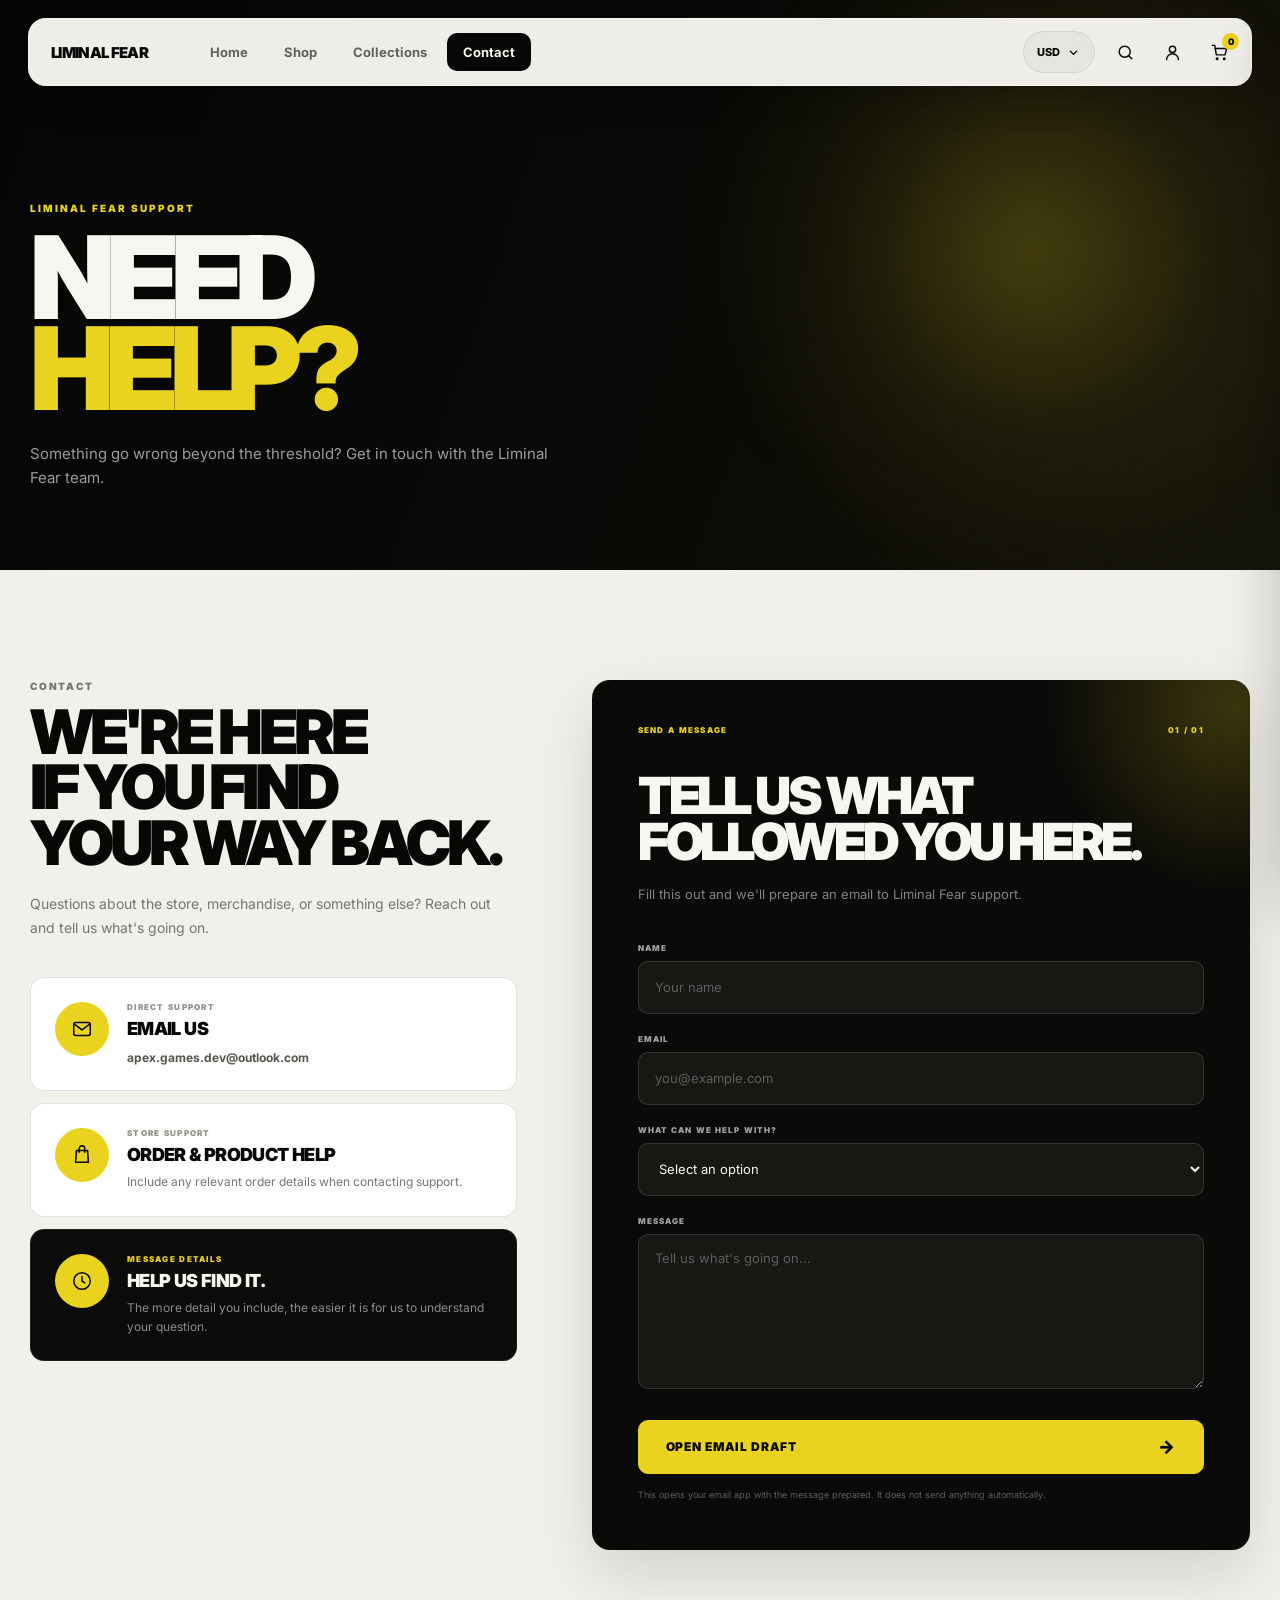
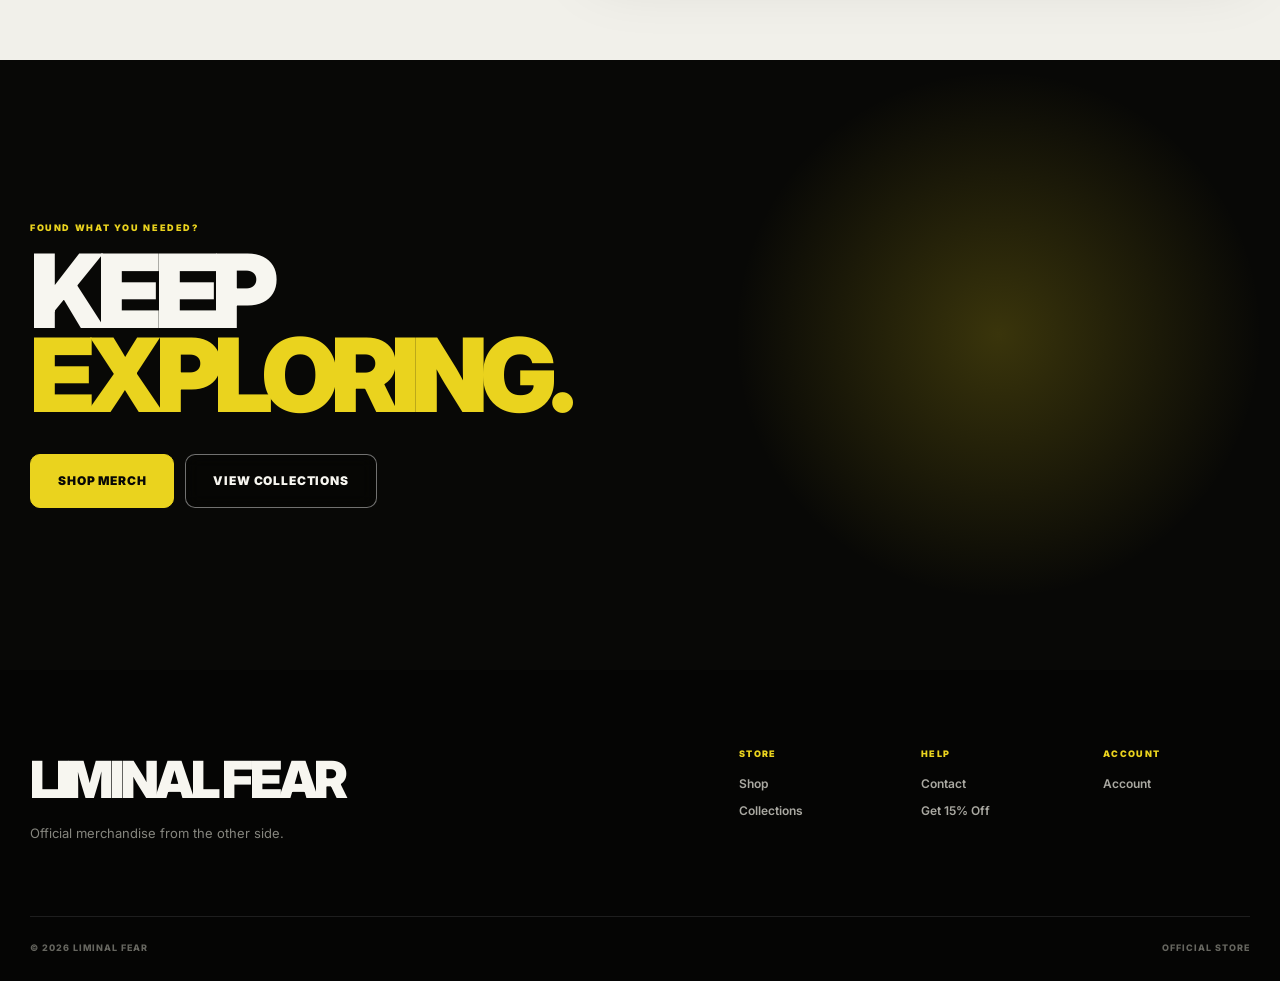
<file: contact.html>
<!DOCTYPE html>
<html lang="en">
<head>
  <meta charset="UTF-8">

  <meta
    name="viewport"
    content="width=device-width, initial-scale=1.0"
  >

  <meta
    name="description"
    content="Contact the Liminal Fear Store for merchandise, order, and general support."
  >

  <title>Contact | Liminal Fear</title>

  <link
    rel="stylesheet"
    href="styles.css"
  >
</head>

<body data-page="contact">


  <!-- =====================================================
       FLOATING HEADER
       ===================================================== -->

  <header
    class="site-header"
    id="siteHeader"
  >

    <nav class="navbar">

      <a
        class="brand"
        href="index.html"
        aria-label="Liminal Fear Home"
      >
        LIMINAL FEAR
      </a>


      <div class="nav-links">

        <a
          class="nav-link"
          href="index.html"
        >
          Home
        </a>

        <a
          class="nav-link"
          href="shop.html"
        >
          Shop
        </a>

        <a
          class="nav-link"
          href="collections.html"
        >
          Collections
        </a>

        <a
          class="nav-link active"
          href="contact.html"
        >
          Contact
        </a>

      </div>


      <div class="nav-actions">

        <button
          class="currency-button"
          type="button"
          aria-label="Currency selector"
          title="Currency options will be available with store checkout"
        >
          USD

          <svg viewBox="0 0 24 24" aria-hidden="true">
            <path d="m7 10 5 5 5-5"></path>
          </svg>
        </button>


        <button
          class="nav-icon"
          id="searchButton"
          type="button"
          aria-label="Search"
          aria-expanded="false"
          aria-controls="navSearchPanel"
        >
          <svg viewBox="0 0 24 24" aria-hidden="true">
            <circle cx="11" cy="11" r="7"></circle>
            <path d="m20 20-4-4"></path>
          </svg>
        </button>


        <a
          class="nav-icon"
          href="account.html"
          aria-label="Account"
        >
          <svg viewBox="0 0 24 24" aria-hidden="true">
            <circle cx="12" cy="8" r="4"></circle>
            <path d="M4.5 21a7.5 7.5 0 0 1 15 0"></path>
          </svg>
        </a>


        <button
          class="nav-icon"
          id="cartButton"
          type="button"
          aria-label="Cart"
        >
          <svg viewBox="0 0 24 24" aria-hidden="true">
            <path d="M6 7h15l-2 8H8L6 3H3"></path>
            <circle cx="9" cy="20" r="1"></circle>
            <circle cx="18" cy="20" r="1"></circle>
          </svg>

          <span class="cart-count">0</span>
        </button>

      </div>

    </nav>


    <!-- SEARCH PANEL -->

    <div
      class="nav-search-panel"
      id="navSearchPanel"
      aria-hidden="true"
    >

      <div class="nav-search-inner">

        <svg
          class="nav-search-icon"
          viewBox="0 0 24 24"
          aria-hidden="true"
        >
          <circle cx="11" cy="11" r="7"></circle>
          <path d="m20 20-4-4"></path>
        </svg>


        <input
          id="navSearchInput"
          type="search"
          placeholder="Search Liminal Fear..."
          autocomplete="off"
          aria-label="Search Liminal Fear Store"
        >


        <button
          class="search-close"
          id="searchClose"
          type="button"
          aria-label="Close search"
        >
          ×
        </button>

      </div>


      <div
        class="search-results"
        id="searchResults"
      >
        <p class="search-hint">
          Search plushies, apparel, stickers,
          drinkware and more.
        </p>
      </div>

    </div>

  </header>



  <!-- =====================================================
       CONTACT PAGE
       ===================================================== -->

  <main class="contact-page">


    <!-- HERO -->

    <section class="contact-hero">

      <div class="contact-hero-glow"></div>

      <div class="contact-hero-inner">

        <p class="contact-eyebrow">
          LIMINAL FEAR SUPPORT
        </p>

        <h1>
          NEED
          <span>HELP?</span>
        </h1>

        <p class="contact-hero-copy">
          Something go wrong beyond the threshold?
          Get in touch with the Liminal Fear team.
        </p>

      </div>

    </section>



    <!-- ===================================================
         CONTACT AREA
         =================================================== -->

    <section class="contact-section">


      <!-- LEFT SIDE -->

      <div class="contact-info">


        <div class="contact-intro">

          <p class="section-label">
            CONTACT
          </p>

          <h2>
            WE'RE HERE
            <br>
            IF YOU FIND
            <br>
            YOUR WAY BACK.
          </h2>

          <p>
            Questions about the store, merchandise,
            or something else? Reach out and tell us
            what's going on.
          </p>

        </div>



        <!-- EMAIL CARD -->

        <div class="contact-info-card">

          <div class="contact-info-icon">

            <svg
              viewBox="0 0 24 24"
              aria-hidden="true"
            >
              <rect
                x="3"
                y="5"
                width="18"
                height="14"
                rx="2"
              ></rect>

              <path
                d="m4 7 8 6 8-6"
              ></path>
            </svg>

          </div>


          <div>

            <span class="contact-card-label">
              DIRECT SUPPORT
            </span>

            <h3>
              EMAIL US
            </h3>

            <a
              href="mailto:apex.games.dev@outlook.com"
            >
              apex.games.dev@outlook.com
            </a>

          </div>

        </div>



        <!-- ORDER HELP -->

        <div class="contact-info-card">

          <div class="contact-info-icon">

            <svg
              viewBox="0 0 24 24"
              aria-hidden="true"
            >
              <path
                d="M6 7h12l1 13H5L6 7Z"
              ></path>

              <path
                d="M9 9V5a3 3 0 0 1 6 0v4"
              ></path>
            </svg>

          </div>


          <div>

            <span class="contact-card-label">
              STORE SUPPORT
            </span>

            <h3>
              ORDER & PRODUCT HELP
            </h3>

            <p>
              Include any relevant order details
              when contacting support.
            </p>

          </div>

        </div>



        <!-- RESPONSE -->

        <div class="contact-info-card contact-info-dark">

          <div class="contact-info-icon">

            <svg
              viewBox="0 0 24 24"
              aria-hidden="true"
            >
              <circle
                cx="12"
                cy="12"
                r="9"
              ></circle>

              <path
                d="M12 7v5l3 2"
              ></path>
            </svg>

          </div>


          <div>

            <span class="contact-card-label">
              MESSAGE DETAILS
            </span>

            <h3>
              HELP US FIND IT.
            </h3>

            <p>
              The more detail you include, the easier
              it is for us to understand your question.
            </p>

          </div>

        </div>

      </div>



      <!-- =================================================
           RIGHT SIDE — FORM
           ================================================= -->

      <div class="contact-form-panel">

        <div class="contact-form-top">

          <span>
            SEND A MESSAGE
          </span>

          <span>
            01 / 01
          </span>

        </div>


        <h2>
          TELL US WHAT
          <br>
          FOLLOWED YOU HERE.
        </h2>


        <p class="contact-form-description">
          Fill this out and we'll prepare an email
          to Liminal Fear support.
        </p>



        <form
          class="contact-form"
          id="contactForm"
        >


          <!-- NAME -->

          <div class="contact-field">

            <label for="contactName">
              NAME
            </label>

            <input
              id="contactName"
              name="name"
              type="text"
              placeholder="Your name"
              autocomplete="name"
              required
            >

          </div>



          <!-- EMAIL -->

          <div class="contact-field">

            <label for="contactEmail">
              EMAIL
            </label>

            <input
              id="contactEmail"
              name="email"
              type="email"
              placeholder="you@example.com"
              autocomplete="email"
              required
            >

          </div>



          <!-- TYPE -->

          <div class="contact-field">

            <label for="contactType">
              WHAT CAN WE HELP WITH?
            </label>

            <select
              id="contactType"
              name="type"
              required
            >

              <option value="">
                Select an option
              </option>

              <option value="Order Support">
                Order Support
              </option>

              <option value="Product Question">
                Product Question
              </option>

              <option value="Store Question">
                Store Question
              </option>

              <option value="Liminal Fear">
                Liminal Fear
              </option>

              <option value="Other">
                Other
              </option>

            </select>

          </div>



          <!-- MESSAGE -->

          <div class="contact-field">

            <label for="contactMessage">
              MESSAGE
            </label>

            <textarea
              id="contactMessage"
              name="message"
              rows="7"
              placeholder="Tell us what's going on..."
              required
            ></textarea>

          </div>



          <button
            class="button button-primary contact-submit"
            type="submit"
          >
            OPEN EMAIL DRAFT
            <span>→</span>
          </button>


          <p class="contact-form-note">
            This opens your email app with the message
            prepared. It does not send anything automatically.
          </p>

        </form>

      </div>

    </section>



    <!-- ===================================================
         BOTTOM CTA
         =================================================== -->

    <section class="contact-bottom">

      <p>
        FOUND WHAT YOU NEEDED?
      </p>

      <h2>
        KEEP
        <span>EXPLORING.</span>
      </h2>


      <div class="contact-bottom-actions">

        <a
          class="button button-primary"
          href="shop.html"
        >
          SHOP MERCH
        </a>

        <a
          class="button button-secondary"
          href="collections.html"
        >
          VIEW COLLECTIONS
        </a>

      </div>

    </section>

  </main>



  <!-- =====================================================
       FOOTER
       ===================================================== -->

  <footer class="footer">

    <div class="footer-top">


      <div class="footer-brand">

        <h2>
          LIMINAL FEAR
        </h2>

        <p>
          Official merchandise from the other side.
        </p>

      </div>


      <div class="footer-links">


        <div>

          <h3>
            STORE
          </h3>

          <a href="shop.html">
            Shop
          </a>

          <a href="collections.html">
            Collections
          </a>

        </div>


        <div>

          <h3>
            HELP
          </h3>

          <a href="contact.html">
            Contact
          </a>

          <button
            class="footer-discount-button"
            id="openDiscount"
            type="button"
          >
            Get 15% Off
          </button>

        </div>


        <div>

          <h3>
            ACCOUNT
          </h3>

          <a href="account.html">
            Account
          </a>

        </div>

      </div>

    </div>


    <div class="footer-bottom">

      <span>
        © 2026 LIMINAL FEAR
      </span>

      <span>
        OFFICIAL STORE
      </span>

    </div>

  </footer>



  <!-- =====================================================
       CART
       ===================================================== -->

  <div
    class="cart-backdrop"
    id="cartBackdrop"
  ></div>


  <aside
    class="cart-drawer"
    id="cartDrawer"
    aria-hidden="true"
    aria-label="Shopping cart"
  >

    <div class="cart-header">

      <div>

        <span class="cart-label">
          LIMINAL FEAR STORE
        </span>

        <h2>
          YOUR CART
        </h2>

      </div>


      <button
        class="cart-close"
        id="cartClose"
        type="button"
        aria-label="Close cart"
      >
        ×
      </button>

    </div>


    <div class="cart-empty">

      <div class="cart-empty-icon">
        LF
      </div>

      <h3>
        YOUR CART IS EMPTY.
      </h3>

      <p>
        Nothing followed you here... yet.
      </p>

      <a
        class="button button-dark"
        href="shop.html"
      >
        EXPLORE PRODUCTS
      </a>

    </div>

  </aside>



  <!-- =====================================================
       DISCOUNT POPUP
       ===================================================== -->

  <div
    class="discount-backdrop"
    id="discountBackdrop"
  ></div>


  <section
    class="discount-popup"
    id="discountPopup"
    aria-hidden="true"
    aria-label="Liminal Fear store offer"
  >

    <div class="discount-noise"></div>


    <button
      class="discount-close"
      id="discountClose"
      type="button"
      aria-label="Close offer"
    >
      ×
    </button>


    <div class="discount-content">

      <p class="discount-eyebrow">
        A MESSAGE FROM THE BACKROOMS
      </p>


      <h2>

        <span>
          GET 15% OFF YOUR NEXT
        </span>


        <img
          class="liminal-wordmark"
          src="assets/liminal-wordmark.png"
          alt="Liminal"
        >


        <span>
          PURCHASE!
        </span>

      </h2>


      <p class="discount-description">
        Enter your email to receive store offers
        and updates when this promotion becomes
        available.
      </p>


      <form
        class="discount-form"
        id="discountForm"
      >

        <label
          class="sr-only"
          for="discountEmail"
        >
          Email address
        </label>


        <input
          id="discountEmail"
          type="email"
          placeholder="Enter your email"
          autocomplete="email"
          required
        >


        <button
          class="button button-primary"
          type="submit"
        >
          CLAIM 15% OFF
        </button>

      </form>


      <button
        class="discount-skip"
        id="discountSkip"
        type="button"
      >
        NO THANKS, I'LL KEEP EXPLORING
      </button>

    </div>

  </section>


  <script src="script.js"></script>


  <!-- =====================================================
       CONTACT FORM EMAIL DRAFT
       ===================================================== -->

  <script>

    const contactForm =
      document.getElementById("contactForm");


    contactForm?.addEventListener(
      "submit",
      function (event) {

        event.preventDefault();


        const name =
          document
            .getElementById("contactName")
            .value
            .trim();


        const email =
          document
            .getElementById("contactEmail")
            .value
            .trim();


        const type =
          document
            .getElementById("contactType")
            .value;


        const message =
          document
            .getElementById("contactMessage")
            .value
            .trim();


        const subject =
          `Liminal Fear Store - ${type}`;


        const body =
`Name: ${name}
Email: ${email}
Topic: ${type}

Message:
${message}`;


        const mailto =
          "mailto:apex.games.dev@outlook.com" +
          "?subject=" +
          encodeURIComponent(subject) +
          "&body=" +
          encodeURIComponent(body);


        window.location.href = mailto;

      }
    );

  </script>

</body>
</html>
</file>
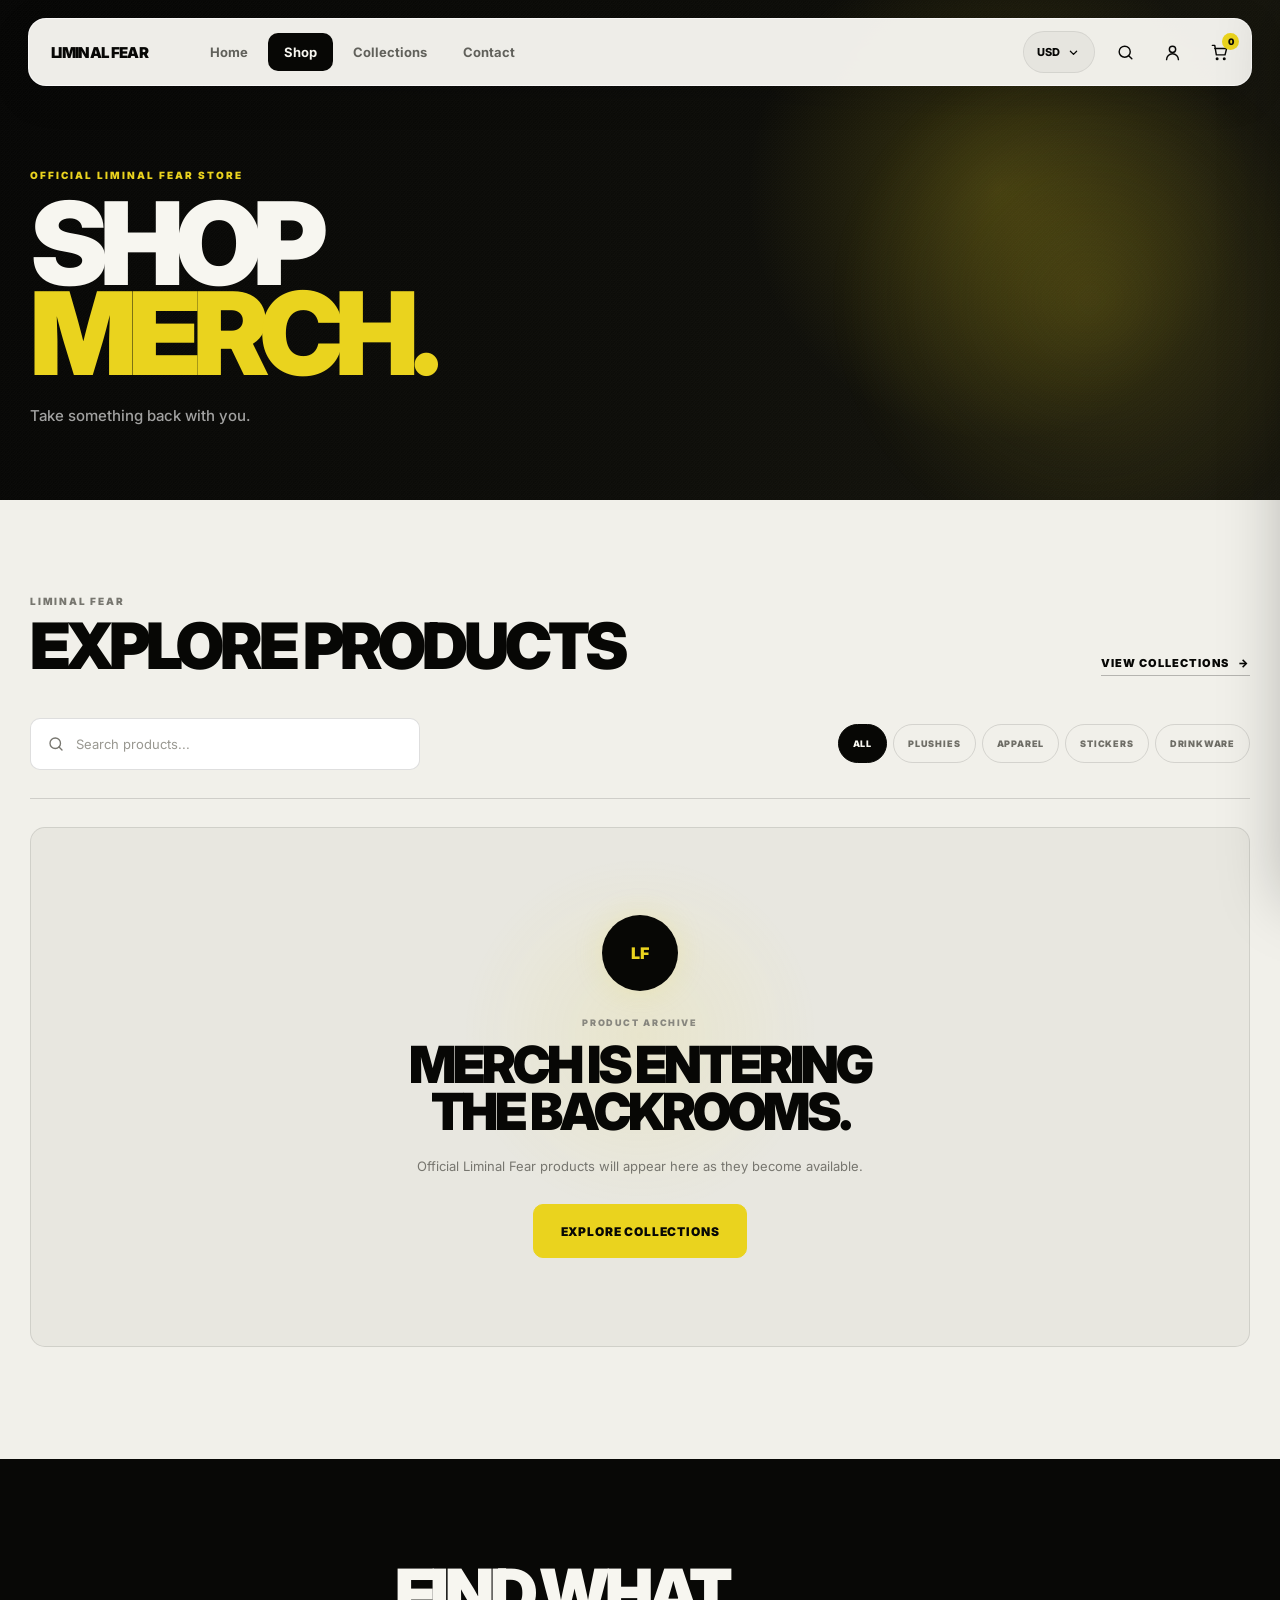
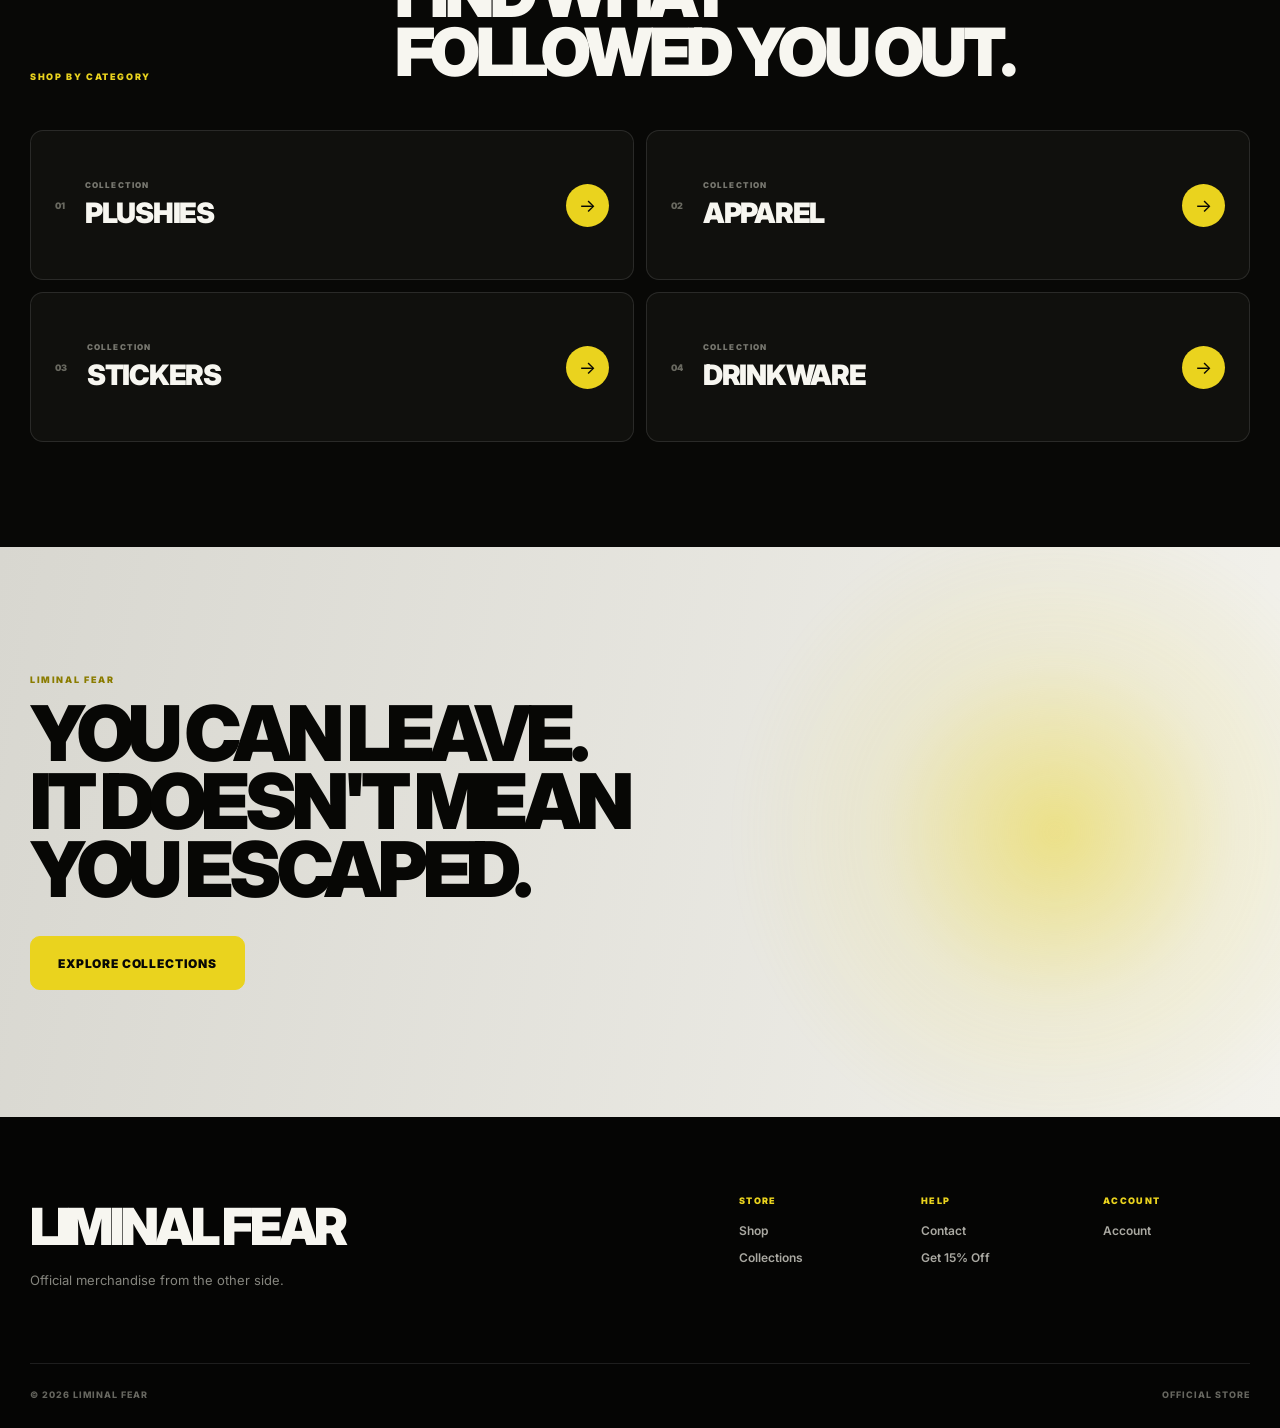
<file: shop.html>
<!DOCTYPE html>
<html lang="en">
<head>
  <meta charset="UTF-8">

  <meta
    name="viewport"
    content="width=device-width, initial-scale=1.0"
  >

  <meta
    name="description"
    content="Shop official Liminal Fear merchandise."
  >

  <title>Shop Merch | Liminal Fear</title>

  <link
    rel="stylesheet"
    href="styles.css"
  >
</head>

<body data-page="shop">


  <!-- =====================================================
       FLOATING HEADER
       ===================================================== -->

  <header
    class="site-header"
    id="siteHeader"
  >

    <nav class="navbar">


      <!-- Brand -->

      <a
        class="brand"
        href="index.html"
        aria-label="Liminal Fear Home"
      >
        LIMINAL FEAR
      </a>


      <!-- Main Navigation -->

      <div class="nav-links">

        <a
          class="nav-link"
          href="index.html"
        >
          Home
        </a>

        <a
          class="nav-link active"
          href="shop.html"
        >
          Shop
        </a>

        <a
          class="nav-link"
          href="collections.html"
        >
          Collections
        </a>

        <a
          class="nav-link"
          href="contact.html"
        >
          Contact
        </a>

      </div>


      <!-- Actions -->

      <div class="nav-actions">

        <button
          class="currency-button"
          type="button"
          aria-label="Currency selector"
          title="Currency options will be available with store checkout"
        >
          USD

          <svg
            viewBox="0 0 24 24"
            aria-hidden="true"
          >
            <path d="m7 10 5 5 5-5"></path>
          </svg>
        </button>


        <!-- Search -->

        <button
          class="nav-icon"
          id="searchButton"
          type="button"
          aria-label="Search"
          aria-expanded="false"
          aria-controls="navSearchPanel"
        >
          <svg
            viewBox="0 0 24 24"
            aria-hidden="true"
          >
            <circle
              cx="11"
              cy="11"
              r="7"
            ></circle>

            <path
              d="m20 20-4-4"
            ></path>
          </svg>
        </button>


        <!-- Account -->

        <a
          class="nav-icon"
          href="account.html"
          aria-label="Account"
        >
          <svg
            viewBox="0 0 24 24"
            aria-hidden="true"
          >
            <circle
              cx="12"
              cy="8"
              r="4"
            ></circle>

            <path
              d="M4.5 21a7.5 7.5 0 0 1 15 0"
            ></path>
          </svg>
        </a>


        <!-- Cart -->

        <button
          class="nav-icon"
          id="cartButton"
          type="button"
          aria-label="Cart"
        >
          <svg
            viewBox="0 0 24 24"
            aria-hidden="true"
          >
            <path
              d="M6 7h15l-2 8H8L6 3H3"
            ></path>

            <circle
              cx="9"
              cy="20"
              r="1"
            ></circle>

            <circle
              cx="18"
              cy="20"
              r="1"
            ></circle>
          </svg>

          <span class="cart-count">
            0
          </span>
        </button>

      </div>

    </nav>


    <!-- ===================================================
         NAV SEARCH PANEL
         =================================================== -->

    <div
      class="nav-search-panel"
      id="navSearchPanel"
      aria-hidden="true"
    >

      <div class="nav-search-inner">

        <svg
          class="nav-search-icon"
          viewBox="0 0 24 24"
          aria-hidden="true"
        >
          <circle
            cx="11"
            cy="11"
            r="7"
          ></circle>

          <path
            d="m20 20-4-4"
          ></path>
        </svg>


        <input
          id="navSearchInput"
          type="search"
          placeholder="Search Liminal Fear..."
          autocomplete="off"
          aria-label="Search Liminal Fear Store"
        >


        <button
          class="search-close"
          id="searchClose"
          type="button"
          aria-label="Close search"
        >
          ×
        </button>

      </div>


      <div
        class="search-results"
        id="searchResults"
      >
        <p class="search-hint">
          Search plushies, apparel, stickers,
          drinkware and more.
        </p>
      </div>

    </div>

  </header>



  <!-- =====================================================
       SHOP HERO
       ===================================================== -->

  <main>

    <section class="shop-page-hero">

      <div class="shop-page-noise"></div>


      <div class="shop-page-hero-inner">

        <p class="shop-page-eyebrow">
          OFFICIAL LIMINAL FEAR STORE
        </p>

        <h1>
          SHOP
          <span>MERCH.</span>
        </h1>

        <p class="shop-page-description">
          Take something back with you.
        </p>

      </div>

    </section>



    <!-- ===================================================
         SHOP TOOLBAR
         =================================================== -->

    <section class="shop-browser">

      <div class="shop-browser-header">

        <div>

          <p class="section-label">
            LIMINAL FEAR
          </p>

          <h2>
            EXPLORE PRODUCTS
          </h2>

        </div>


        <a
          class="text-link"
          href="collections.html"
        >
          VIEW COLLECTIONS
          <span>→</span>
        </a>

      </div>



      <!-- Search + Filters -->

      <div class="shop-toolbar">

        <div class="shop-search-box">

          <svg
            viewBox="0 0 24 24"
            aria-hidden="true"
          >
            <circle
              cx="11"
              cy="11"
              r="7"
            ></circle>

            <path
              d="m20 20-4-4"
            ></path>
          </svg>

          <input
            id="shopSearchInput"
            type="search"
            placeholder="Search products..."
            autocomplete="off"
            aria-label="Search products"
          >

        </div>


        <div
          class="shop-filter-row"
          aria-label="Product categories"
        >

          <button
            class="shop-filter active"
            type="button"
            data-filter="all"
          >
            ALL
          </button>

          <button
            class="shop-filter"
            type="button"
            data-filter="plushies"
          >
            PLUSHIES
          </button>

          <button
            class="shop-filter"
            type="button"
            data-filter="apparel"
          >
            APPAREL
          </button>

          <button
            class="shop-filter"
            type="button"
            data-filter="stickers"
          >
            STICKERS
          </button>

          <button
            class="shop-filter"
            type="button"
            data-filter="drinkware"
          >
            DRINKWARE
          </button>

        </div>

      </div>



      <!-- =================================================
           REAL PRODUCT AREA

           We intentionally aren't inventing products.

           Later, actual configured store merchandise will
           render here.
           ================================================= -->

      <div
        class="shop-product-area"
        id="shopProductArea"
      >

        <div
          class="shop-empty-state"
          id="shopEmptyState"
        >

          <div class="shop-empty-symbol">
            LF
          </div>


          <p class="shop-empty-label">
            PRODUCT ARCHIVE
          </p>


          <h3>
            MERCH IS ENTERING
            <br>
            THE BACKROOMS.
          </h3>


          <p class="shop-empty-description">
            Official Liminal Fear products will appear
            here as they become available.
          </p>


          <a
            class="button button-primary"
            href="collections.html"
          >
            EXPLORE COLLECTIONS
          </a>

        </div>

      </div>

    </section>



    <!-- ===================================================
         CATEGORY DIRECTORY
         =================================================== -->

    <section class="shop-category-directory">

      <div class="shop-category-heading">

        <p>
          SHOP BY CATEGORY
        </p>

        <h2>
          FIND WHAT
          <br>
          FOLLOWED YOU OUT.
        </h2>

      </div>


      <div class="shop-directory-grid">


        <!-- Plushies -->

        <a
          class="shop-directory-card"
          href="collections.html#plushies"
        >

          <span class="shop-directory-number">
            01
          </span>

          <div>

            <p>
              COLLECTION
            </p>

            <h3>
              PLUSHIES
            </h3>

          </div>

          <span class="shop-directory-arrow">
            →
          </span>

        </a>



        <!-- Apparel -->

        <a
          class="shop-directory-card"
          href="collections.html#apparel"
        >

          <span class="shop-directory-number">
            02
          </span>

          <div>

            <p>
              COLLECTION
            </p>

            <h3>
              APPAREL
            </h3>

          </div>

          <span class="shop-directory-arrow">
            →
          </span>

        </a>



        <!-- Stickers -->

        <a
          class="shop-directory-card"
          href="collections.html#stickers"
        >

          <span class="shop-directory-number">
            03
          </span>

          <div>

            <p>
              COLLECTION
            </p>

            <h3>
              STICKERS
            </h3>

          </div>

          <span class="shop-directory-arrow">
            →
          </span>

        </a>



        <!-- Drinkware -->

        <a
          class="shop-directory-card"
          href="collections.html#drinkware"
        >

          <span class="shop-directory-number">
            04
          </span>

          <div>

            <p>
              COLLECTION
            </p>

            <h3>
              DRINKWARE
            </h3>

          </div>

          <span class="shop-directory-arrow">
            →
          </span>

        </a>

      </div>

    </section>



    <!-- ===================================================
         DARK CTA
         =================================================== -->

    <section class="shop-bottom-cta">

      <div class="shop-bottom-glow"></div>


      <div class="shop-bottom-content">

        <p>
          LIMINAL FEAR
        </p>

        <h2>
          YOU CAN LEAVE.
          <br>
          IT DOESN'T MEAN
          <br>
          YOU ESCAPED.
        </h2>


        <a
          class="button button-primary"
          href="collections.html"
        >
          EXPLORE COLLECTIONS
        </a>

      </div>

    </section>

  </main>



  <!-- =====================================================
       FOOTER
       ===================================================== -->

  <footer class="footer">

    <div class="footer-top">


      <div class="footer-brand">

        <h2>
          LIMINAL FEAR
        </h2>

        <p>
          Official merchandise from the other side.
        </p>

      </div>



      <div class="footer-links">


        <div>

          <h3>
            STORE
          </h3>

          <a href="shop.html">
            Shop
          </a>

          <a href="collections.html">
            Collections
          </a>

        </div>


        <div>

          <h3>
            HELP
          </h3>

          <a href="contact.html">
            Contact
          </a>

          <button
            class="footer-discount-button"
            id="openDiscount"
            type="button"
          >
            Get 15% Off
          </button>

        </div>


        <div>

          <h3>
            ACCOUNT
          </h3>

          <a href="account.html">
            Account
          </a>

        </div>


      </div>

    </div>



    <div class="footer-bottom">

      <span>
        © 2026 LIMINAL FEAR
      </span>

      <span>
        OFFICIAL STORE
      </span>

    </div>

  </footer>



  <!-- =====================================================
       CART BACKDROP
       ===================================================== -->

  <div
    class="cart-backdrop"
    id="cartBackdrop"
  ></div>



  <!-- =====================================================
       CART DRAWER
       ===================================================== -->

  <aside
    class="cart-drawer"
    id="cartDrawer"
    aria-hidden="true"
    aria-label="Shopping cart"
  >

    <div class="cart-header">

      <div>

        <span class="cart-label">
          LIMINAL FEAR STORE
        </span>

        <h2>
          YOUR CART
        </h2>

      </div>


      <button
        class="cart-close"
        id="cartClose"
        type="button"
        aria-label="Close cart"
      >
        ×
      </button>

    </div>



    <div class="cart-empty">

      <div class="cart-empty-icon">
        LF
      </div>

      <h3>
        YOUR CART IS EMPTY.
      </h3>

      <p>
        Nothing followed you here... yet.
      </p>

      <a
        class="button button-dark"
        href="shop.html"
      >
        EXPLORE PRODUCTS
      </a>

    </div>

  </aside>



  <!-- =====================================================
       DISCOUNT BACKDROP
       ===================================================== -->

  <div
    class="discount-backdrop"
    id="discountBackdrop"
  ></div>



  <!-- =====================================================
       DISCOUNT POPUP
       ===================================================== -->

  <section
    class="discount-popup"
    id="discountPopup"
    aria-hidden="true"
    aria-label="Liminal Fear store offer"
  >

    <div class="discount-noise"></div>


    <button
      class="discount-close"
      id="discountClose"
      type="button"
      aria-label="Close offer"
    >
      ×
    </button>


    <div class="discount-content">

      <p class="discount-eyebrow">
        SOMETHING FOLLOWED YOU HERE
      </p>


      <h2>

        <span>
          GET 15% OFF YOUR NEXT
        </span>


        <img
          class="liminal-wordmark"
          src="assets/liminal-wordmark.png"
          alt="Liminal"
        >


        <span>
          PURCHASE!
        </span>

      </h2>


      <p class="discount-description">
        Enter your email to receive store offers
        and updates when this promotion becomes
        available.
      </p>


      <form
        class="discount-form"
        id="discountForm"
      >

        <label
          class="sr-only"
          for="discountEmail"
        >
          Email address
        </label>


        <input
          id="discountEmail"
          type="email"
          placeholder="Enter your email"
          autocomplete="email"
          required
        >


        <button
          class="button button-primary"
          type="submit"
        >
          CLAIM 15% OFF
        </button>

      </form>


      <button
        class="discount-skip"
        id="discountSkip"
        type="button"
      >
        NO THANKS, I'LL KEEP WANDERING
      </button>

    </div>

  </section>



  <script src="script.js"></script>

</body>
</html>
</file>
<file: styles.css>
/* =========================================================
   LIMINAL FEAR STORE
   styles.css — v0.2
   ========================================================= */

@import url("https://fonts.googleapis.com/css2?family=DM+Sans:wght@400;500;600;700&family=Inter:wght@400;500;600;700;800;900&display=swap");

:root {
  --yellow: #ead31e;
  --yellow-bright: #ffea32;
  --yellow-dark: #bca800;

  --black: #070705;
  --black-2: #0d0d0a;
  --black-3: #151510;

  --white: #f7f6f0;
  --paper: #f1f0ea;
  --paper-2: #e9e8e1;

  --gray: #77766f;
  --light-gray: #aaa9a1;

  --border: rgba(0, 0, 0, 0.13);
  --dark-border: rgba(255, 255, 255, 0.12);

  --page-width: 1440px;

  --font: "Inter", "DM Sans", Arial, sans-serif;
}


/* =========================================================
   RESET
   ========================================================= */

* {
  box-sizing: border-box;
}

html {
  scroll-behavior: smooth;
}

body {
  margin: 0;

  background: var(--paper);
  color: var(--black);

  font-family: var(--font);

  -webkit-font-smoothing: antialiased;
  text-rendering: optimizeLegibility;
}

body.overlay-open {
  overflow: hidden;
}

button,
input,
textarea,
select {
  font: inherit;
}

button,
a {
  -webkit-tap-highlight-color: transparent;
}

button {
  border: 0;
}

a {
  color: inherit;
  text-decoration: none;
}

img {
  display: block;
  max-width: 100%;
}

::selection {
  background: var(--yellow);
  color: var(--black);
}

.sr-only {
  position: absolute;

  width: 1px;
  height: 1px;

  padding: 0;
  margin: -1px;

  overflow: hidden;

  clip: rect(0, 0, 0, 0);

  white-space: nowrap;

  border: 0;
}


/* =========================================================
   FLOATING STICKY HEADER
   ========================================================= */

.site-header {
  position: fixed;
  z-index: 5000;

  top: 0;
  left: 0;

  width: 100%;

  padding: 18px 28px;

  pointer-events: none;
}


/* =========================================================
   NAVBAR
   ========================================================= */

.navbar {
  width: min(1240px, 100%);
  min-height: 68px;

  margin: 0 auto;

  padding:
    8px
    10px
    8px
    22px;

  display: flex;
  align-items: center;

  background: rgba(248, 247, 242, 0.96);

  border:
    1px
    solid
    rgba(255, 255, 255, 0.65);

  border-radius: 18px;

  box-shadow:
    0 10px 36px rgba(0, 0, 0, 0.16);

  backdrop-filter: blur(18px);
  -webkit-backdrop-filter: blur(18px);

  pointer-events: auto;

  transition:
    box-shadow 180ms ease,
    background-color 180ms ease;
}

.site-header.scrolled .navbar {
  background: rgba(248, 247, 242, 0.985);

  box-shadow:
    0 10px 40px rgba(0, 0, 0, 0.22);
}


/* =========================================================
   BRAND
   ========================================================= */

.brand {
  flex-shrink: 0;

  color: var(--black);

  font-size: 15px;
  font-weight: 900;

  letter-spacing: -0.045em;
}


/* =========================================================
   NAV LINKS
   ========================================================= */

.nav-links {
  margin-left: 46px;

  display: flex;
  align-items: center;
  gap: 4px;
}

.nav-link {
  padding: 11px 16px;

  color: #61615b;

  border-radius: 10px;

  font-size: 13px;
  font-weight: 700;

  transition:
    color 150ms ease,
    background-color 150ms ease;
}

.nav-link:hover {
  color: var(--black);

  background:
    rgba(0, 0, 0, 0.055);
}

.nav-link.active {
  background: var(--black);
  color: var(--white);
}


/* =========================================================
   NAV ACTIONS
   ========================================================= */

.nav-actions {
  margin-left: auto;

  display: flex;
  align-items: center;

  gap: 3px;
}


/* ---------- Currency ---------- */

.currency-button {
  min-height: 42px;

  margin-right: 5px;
  padding: 0 13px;

  display: flex;
  align-items: center;
  gap: 6px;

  background:
    rgba(0, 0, 0, 0.035);

  color: var(--black);

  border:
    1px
    solid
    rgba(0, 0, 0, 0.08);

  border-radius: 999px;

  font-size: 11px;
  font-weight: 800;

  cursor: pointer;

  transition:
    background-color 150ms ease,
    border-color 150ms ease;
}

.currency-button:hover {
  background:
    rgba(0, 0, 0, 0.07);

  border-color:
    rgba(0, 0, 0, 0.14);
}

.currency-button svg {
  width: 15px;
  height: 15px;

  fill: none;
  stroke: currentColor;

  stroke-width: 2;
  stroke-linecap: round;
  stroke-linejoin: round;
}


/* ---------- Icons ---------- */

.nav-icon {
  position: relative;

  width: 44px;
  height: 44px;

  display: grid;
  place-items: center;

  flex-shrink: 0;

  background: transparent;
  color: var(--black);

  border-radius: 10px;

  cursor: pointer;

  transition:
    background-color 150ms ease,
    color 150ms ease;
}

.nav-icon:hover {
  background:
    rgba(0, 0, 0, 0.07);
}

.nav-icon svg {
  width: 19px;
  height: 19px;

  fill: none;
  stroke: currentColor;

  stroke-width: 1.8;
  stroke-linecap: round;
  stroke-linejoin: round;
}


/* ---------- Cart Counter ---------- */

.cart-count {
  position: absolute;

  top: 3px;
  right: 2px;

  min-width: 17px;
  height: 17px;

  padding: 0 4px;

  display: grid;
  place-items: center;

  background: var(--yellow);
  color: var(--black);

  border-radius: 999px;

  font-size: 9px;
  font-weight: 900;
}


/* =========================================================
   NAV SEARCH PANEL
   ========================================================= */

.nav-search-panel {
  width: min(760px, calc(100% - 56px));

  margin: 10px auto 0;

  padding: 13px;

  background:
    rgba(248, 247, 242, 0.985);

  border:
    1px
    solid
    rgba(255, 255, 255, 0.65);

  border-radius: 16px;

  box-shadow:
    0 18px 55px rgba(0, 0, 0, 0.24);

  backdrop-filter: blur(18px);
  -webkit-backdrop-filter: blur(18px);

  opacity: 0;
  visibility: hidden;

  transform:
    translateY(-10px)
    scale(0.985);

  transform-origin: top center;

  pointer-events: none;

  transition:
    opacity 170ms ease,
    visibility 170ms ease,
    transform 170ms ease;
}

.nav-search-panel.open {
  opacity: 1;
  visibility: visible;

  transform:
    translateY(0)
    scale(1);

  pointer-events: auto;
}

.nav-search-inner {
  min-height: 54px;

  padding: 0 10px 0 16px;

  display: flex;
  align-items: center;
  gap: 12px;

  background: #fff;

  border:
    1px
    solid
    rgba(0, 0, 0, 0.12);

  border-radius: 11px;
}

.nav-search-inner:focus-within {
  border-color:
    rgba(234, 211, 30, 0.9);

  box-shadow:
    0 0 0 3px
    rgba(234, 211, 30, 0.13);
}

.nav-search-icon {
  width: 19px;
  height: 19px;

  flex-shrink: 0;

  fill: none;
  stroke: #77766f;

  stroke-width: 1.8;
  stroke-linecap: round;
}

.nav-search-inner input {
  width: 100%;

  padding: 0;

  background: transparent;

  border: 0;
  outline: 0;

  color: var(--black);

  font-size: 14px;
}

.nav-search-inner input::placeholder {
  color: #999891;
}

.search-close {
  width: 38px;
  height: 38px;

  display: grid;
  place-items: center;

  flex-shrink: 0;

  background: transparent;

  border-radius: 50%;

  color: var(--black);

  font-size: 27px;
  font-weight: 300;

  cursor: pointer;

  transition:
    background-color 150ms ease;
}

.search-close:hover {
  background:
    rgba(0, 0, 0, 0.07);
}

.search-results {
  padding: 13px 7px 3px;
}

.search-hint {
  margin: 0;

  color: #77766f;

  font-size: 11px;
  font-weight: 600;
}


/* =========================================================
   HERO
   ========================================================= */

.hero {
  position: relative;

  min-height: 820px;
  height: 100vh;

  display: flex;
  align-items: center;

  overflow: hidden;

  background:
    radial-gradient(
      circle at 75% 45%,
      rgba(234, 211, 30, 0.11),
      transparent 30%
    ),
    linear-gradient(
      90deg,
      #050504 0%,
      #090907 48%,
      #13130d 100%
    );
}


/* ---------- Future Hero Image ---------- */

.hero::before {
  content: "";

  position: absolute;
  inset: 0;

  /*
  background-image:
    url("assets/hero/hero-backrooms.jpg");
  */

  background-size: cover;
  background-position: center;

  opacity: 0.78;
}


/* ---------- Background Light ---------- */

.hero::after {
  content: "";

  position: absolute;

  width: 680px;
  height: 680px;

  right: -120px;
  top: 80px;

  background:
    radial-gradient(
      circle,
      rgba(234, 211, 30, 0.15),
      rgba(234, 211, 30, 0.05) 37%,
      transparent 70%
    );

  filter: blur(20px);

  pointer-events: none;
}


/* ---------- Overlay ---------- */

.hero-overlay {
  position: absolute;
  z-index: 1;

  inset: 0;

  background:
    linear-gradient(
      90deg,
      rgba(0, 0, 0, 0.80) 0%,
      rgba(0, 0, 0, 0.55) 48%,
      rgba(0, 0, 0, 0.20) 100%
    ),
    linear-gradient(
      0deg,
      rgba(0, 0, 0, 0.38),
      transparent 45%
    );

  pointer-events: none;
}


/* ---------- Grain ---------- */

.hero-noise,
.discount-noise {
  position: absolute;

  inset: 0;

  opacity: 0.05;

  pointer-events: none;

  background-image:
    repeating-radial-gradient(
      circle at 0 0,
      transparent 0,
      rgba(255, 255, 255, 0.45) 1px,
      transparent 2px
    );

  background-size: 6px 6px;
}

.hero-noise {
  z-index: 2;
}


/* =========================================================
   HERO CONTENT
   ========================================================= */

.hero-content {
  position: relative;
  z-index: 4;

  width: min(var(--page-width), 100%);

  margin: 0 auto;

  padding:
    150px
    70px
    90px;
}

.hero-eyebrow {
  margin: 0 0 23px;

  color: var(--yellow);

  font-size: 12px;
  font-weight: 900;

  letter-spacing: 0.19em;
}

.hero-title {
  max-width: 1080px;

  margin: 0;

  color: var(--white);

  font-size:
    clamp(54px, 6.35vw, 100px);

  font-weight: 900;

  line-height: 0.91;

  letter-spacing: -0.07em;

  text-transform: uppercase;
}

.hero-title > span {
  display: block;
}


/* =========================================================
   FEAR WORD
   ========================================================= */

.fear-line {
  display: flex !important;
  align-items: center;

  gap:
    clamp(14px, 1.5vw, 25px);
}

.fear-word {
  position: relative;

  width:
    clamp(180px, 18vw, 300px);

  margin-right: 4px;

  display: inline-flex;
  align-items: center;
  justify-content: center;

  flex-shrink: 0;
}

.fear-word::before {
  content: "";

  position: absolute;

  inset: 18% 5%;

  background: var(--yellow);

  filter: blur(35px);

  opacity: 0.30;

  animation:
    fearGlow
    4.6s
    ease-in-out
    infinite;

  pointer-events: none;
}

.fear-word img {
  position: relative;
  z-index: 2;

  width: 100%;
  height: auto;

  filter:
    drop-shadow(
      0 0 4px
      rgba(255, 234, 50, 0.82)
    )
    drop-shadow(
      0 0 13px
      rgba(234, 211, 30, 0.48)
    )
    drop-shadow(
      0 0 27px
      rgba(234, 211, 30, 0.22)
    );
}

.fear-following {
  white-space: nowrap;
}

@keyframes fearGlow {
  0%,
  100% {
    opacity: 0.23;
    transform: scale(1);
  }

  50% {
    opacity: 0.40;
    transform: scale(1.045);
  }
}


/* =========================================================
   HERO DESCRIPTION
   ========================================================= */

.hero-description {
  margin: 29px 0 0;

  color:
    rgba(247, 246, 240, 0.72);

  font-size: 17px;
  font-weight: 500;

  letter-spacing: -0.015em;
}

.hero-buttons {
  margin-top: 36px;

  display: flex;
  align-items: center;

  gap: 13px;
}


/* =========================================================
   BUTTONS
   ========================================================= */

.button {
  min-height: 54px;

  padding: 0 27px;

  display: inline-flex;
  align-items: center;
  justify-content: center;

  border:
    1px
    solid
    transparent;

  border-radius: 10px;

  font-size: 12px;
  font-weight: 900;

  letter-spacing: 0.07em;

  cursor: pointer;

  transform: scale(1);

  transition:
    transform 170ms ease,
    background-color 170ms ease,
    color 170ms ease,
    border-color 170ms ease,
    box-shadow 170ms ease;
}


/* =========================================================
   YELLOW BUTTON
   ========================================================= */

.button-primary {
  background: var(--yellow);
  color: #080806;

  border-color: var(--yellow);

  box-shadow:
    0 0 0 rgba(0, 0, 0, 0);
}

.button-primary:hover {
  background: var(--yellow-bright);

  border-color:
    var(--yellow-bright);

  transform: scale(1.055);

  box-shadow:
    0 0 0 1px
      rgba(255, 234, 50, 0.35),

    0 0 17px
      rgba(234, 211, 30, 0.42),

    0 0 38px
      rgba(234, 211, 30, 0.19);
}

.button-primary:active {
  transform: scale(1.025);
}


/* =========================================================
   WHITE OUTLINE BUTTON
   ========================================================= */

.button-secondary {
  position: relative;

  overflow: hidden;

  background:
    rgba(5, 5, 4, 0.45);

  color: var(--white);

  border-color:
    rgba(255, 255, 255, 0.43);

  backdrop-filter: blur(8px);
  -webkit-backdrop-filter: blur(8px);
}

.button-secondary::before {
  content: "";

  position: absolute;

  inset: 0;

  background:
    radial-gradient(
      circle at center,
      rgba(255, 255, 255, 0.22),
      rgba(255, 255, 255, 0.04) 58%,
      transparent 78%
    );

  opacity: 0;

  transition:
    opacity 170ms ease;

  pointer-events: none;
}

.button-secondary:hover {
  color: #fff;

  border-color: #fff;

  transform: scale(1.055);

  background:
    rgba(255, 255, 255, 0.08);

  box-shadow:
    inset 0 0 20px
      rgba(255, 255, 255, 0.13),

    inset 0 0 5px
      rgba(255, 255, 255, 0.24),

    0 0 10px
      rgba(255, 255, 255, 0.30),

    0 0 28px
      rgba(255, 255, 255, 0.16);
}

.button-secondary:hover::before {
  opacity: 1;
}

.button-secondary:active {
  transform: scale(1.025);
}


/* =========================================================
   DARK BUTTON
   ========================================================= */

.button-dark {
  background: var(--black);
  color: var(--white);

  border-color: var(--black);
}

.button-dark:hover {
  background: #181813;

  transform: scale(1.045);

  box-shadow:
    0 0 18px
    rgba(0, 0, 0, 0.20);
}
}


/* =========================================================
   SCROLL INDICATOR
   ========================================================= */

.scroll-indicator {
  position: absolute;
  z-index: 5;

  left: 50%;
  bottom: 27px;

  transform: translateX(-50%);

  display: flex;
  flex-direction: column;
  align-items: center;

  gap: 7px;

  color:
    rgba(255, 255, 255, 0.55);

  font-size: 9px;
  font-weight: 800;

  letter-spacing: 0.20em;
}

.scroll-arrow {
  color: var(--yellow);

  font-size: 18px;

  animation:
    scrollArrow
    1.8s
    ease-in-out
    infinite;
}

@keyframes scrollArrow {
  0%,
  100% {
    transform: translateY(0);
  }

  50% {
    transform: translateY(5px);
  }
}


/* =========================================================
   FEATURE STRIP
   ========================================================= */

.feature-strip {
  min-height: 110px;

  display: grid;

  grid-template-columns:
    minmax(0, 1fr)
    1px
    minmax(0, 1fr)
    1px
    minmax(0, 1fr)
    1px
    minmax(0, 1fr);

  align-items: center;

  padding:
    22px
    max(
      40px,
      calc(
        (100vw - var(--page-width)) / 2
      )
    );

  background: var(--yellow);
  color: var(--black);
}

.feature {
  padding: 0 30px;

  display: flex;
  flex-direction: column;

  gap: 5px;

  text-align: center;
}

.feature strong {
  font-size: 11px;
  font-weight: 900;

  letter-spacing: 0.11em;
}

.feature span {
  font-size: 12px;
  font-weight: 500;

  opacity: 0.69;
}

.feature-divider {
  width: 1px;
  height: 40px;

  background:
    rgba(0, 0, 0, 0.19);
}


/* =========================================================
   GENERAL SECTIONS
   ========================================================= */

.section {
  width: 100%;

  padding:
    105px
    max(
      30px,
      calc(
        (100vw - var(--page-width)) / 2
        + 70px
      )
    );
}

.section-heading {
  margin-bottom: 43px;

  display: flex;
  align-items: flex-end;
  justify-content: space-between;

  gap: 30px;
}

.section-label {
  margin: 0 0 10px;

  color: #77766f;

  font-size: 10px;
  font-weight: 900;

  letter-spacing: 0.18em;
}

.section-heading h2 {
  margin: 0;

  font-size:
    clamp(40px, 4.2vw, 67px);

  font-weight: 900;

  line-height: 0.94;

  letter-spacing: -0.065em;
}

.text-link {
  padding-bottom: 5px;

  display: flex;
  align-items: center;

  gap: 9px;

  border-bottom:
    1px
    solid
    rgba(0, 0, 0, 0.25);

  font-size: 11px;
  font-weight: 900;

  letter-spacing: 0.09em;

  transition:
    color 150ms ease,
    border-color 150ms ease;
}

.text-link:hover {
  color: #998900;

  border-color: var(--yellow);
}

.light-link {
  color: var(--white);

  border-color:
    rgba(255, 255, 255, 0.25);
}

.light-link:hover {
  color: var(--yellow);
}


/* =========================================================
   EXPLORE PRODUCTS
   ========================================================= */

.explore-products {
  background: var(--paper);
}

.explore-category-row {
  display: grid;

  grid-template-columns:
    repeat(4, minmax(0, 1fr));

  gap: 11px;

  margin-bottom: 20px;
}

.explore-category {
  min-height: 105px;

  padding: 18px;

  display: grid;

  grid-template-columns:
    auto
    1fr
    auto;

  align-items: center;

  gap: 13px;

  background: #faf9f4;

  border:
    1px
    solid
    var(--border);

  border-radius: 13px;

  transition:
    border-color 170ms ease,
    box-shadow 170ms ease,
    background-color 170ms ease;
}


/*
  Category cards do NOT move.
  Only highlight/glow.
*/

.explore-category:hover {
  background: #fff;

  border-color: var(--yellow);

  box-shadow:
    0 0 0 1px
      rgba(234, 211, 30, 0.40),

    0 0 15px
      rgba(234, 211, 30, 0.18),

    0 0 30px
      rgba(234, 211, 30, 0.07);
}

.explore-number {
  color: #99988f;

  font-size: 9px;
  font-weight: 800;
}

.explore-name {
  font-size: 13px;
  font-weight: 900;

  letter-spacing: -0.02em;
}

.explore-arrow {
  width: 35px;
  height: 35px;

  display: grid;
  place-items: center;

  background: var(--black);
  color: var(--white);

  border-radius: 50%;

  transition:
    background-color 170ms ease,
    color 170ms ease,
    box-shadow 170ms ease;
}

.explore-category:hover
.explore-arrow {
  background: var(--yellow);
  color: var(--black);

  box-shadow:
    0 0 15px
    rgba(234, 211, 30, 0.30);
}


/* =========================================================
   PRODUCT PREVIEW
   ========================================================= */

.product-preview {
  min-height: 460px;

  display: grid;

  grid-template-columns:
    minmax(0, 0.85fr)
    minmax(0, 1.15fr);

  overflow: hidden;

  background: #fff;

  border:
    1px
    solid
    var(--border);

  border-radius: 16px;
}

.product-preview-copy {
  padding:
    clamp(35px, 5vw, 75px);

  display: flex;
  flex-direction: column;
  align-items: flex-start;
  justify-content: center;
}

.preview-tag {
  margin-bottom: 16px;

  color: #8b8a82;

  font-size: 9px;
  font-weight: 900;

  letter-spacing: 0.17em;
}

.product-preview-copy h3 {
  margin: 0;

  font-size:
    clamp(38px, 4vw, 62px);

  font-weight: 900;

  line-height: 0.91;

  letter-spacing: -0.065em;
}

.product-preview-copy p {
  max-width: 470px;

  margin:
    22px
    0
    30px;

  color: #77766f;

  font-size: 14px;

  line-height: 1.65;
}

.product-preview-visual {
  position: relative;

  min-height: 460px;

  display: grid;
  place-items: center;

  overflow: hidden;

  background:
    radial-gradient(
      circle at center,
      rgba(234, 211, 30, 0.22),
      transparent 29%
    ),
    linear-gradient(
      135deg,
      #1a1a13,
      #060605
    );
}

.product-preview-visual::before {
  content: "";

  position: absolute;

  width: 60%;
  height: 70%;

  background:
    rgba(0, 0, 0, 0.45);

  filter: blur(45px);
}

.product-preview-visual::after {
  content: "";

  position: absolute;
  inset: 0;

  background:
    repeating-linear-gradient(
      90deg,
      transparent 0,
      transparent 90px,
      rgba(234, 211, 30, 0.035) 91px,
      transparent 92px
    );
}

.product-preview-visual span {
  position: relative;
  z-index: 2;

  color:
    rgba(234, 211, 30, 0.32);

  font-size: 12px;
  font-weight: 900;

  letter-spacing: 0.25em;
}


/* =========================================================
   DARK CHARACTER SECTION
   ========================================================= */

.dark-section {
  background: var(--black);
  color: var(--white);
}

.light-heading .section-label {
  color: var(--yellow);
}

.character-grid {
  display: grid;

  grid-template-columns:
    repeat(3, minmax(0, 1fr));

  gap: 17px;
}

.character-card {
  overflow: hidden;

  background: var(--black-2);

  border:
    1px
    solid
    var(--dark-border);

  border-radius: 15px;

  transition:
    border-color 180ms ease,
    box-shadow 180ms ease;
}

.character-card:hover {
  border-color: var(--yellow);

  box-shadow:
    0 0 0 1px
      rgba(234, 211, 30, 0.28),

    0 0 18px
      rgba(234, 211, 30, 0.18),

    0 0 42px
      rgba(234, 211, 30, 0.07);
}

.character-art {
  height: 440px;

  border-bottom:
    1px
    solid
    var(--dark-border);
}

.placeholder-dark {
  position: relative;

  display: grid;
  place-items: center;

  overflow: hidden;

  background:
    radial-gradient(
      circle at 50% 45%,
      rgba(234, 211, 30, 0.14),
      transparent 27%
    ),
    linear-gradient(
      135deg,
      #191911,
      #080806
    );
}

.placeholder-dark::before {
  content: "";

  position: absolute;

  width: 220px;
  height: 360px;

  background:
    rgba(0, 0, 0, 0.50);

  filter: blur(40px);
}

.placeholder-dark span {
  position: relative;

  color:
    rgba(234, 211, 30, 0.30);

  font-size: 11px;
  font-weight: 900;

  letter-spacing: 0.20em;
}

.character-content {
  padding: 22px;
}

.character-content p {
  margin: 0 0 8px;

  color: var(--yellow);

  font-size: 9px;
  font-weight: 900;

  letter-spacing: 0.16em;
}

.character-content h3 {
  margin: 0;

  font-size: 24px;
  font-weight: 900;

  letter-spacing: -0.045em;
}


/* =========================================================
   PROMO
   ========================================================= */

.promo-section {
  position: relative;

  min-height: 570px;

  display: flex;
  align-items: center;

  overflow: hidden;

  background: #10100c;
}

.promo-background {
  position: absolute;

  inset: 0;

  background:
    radial-gradient(
      circle at 75% 50%,
      rgba(234, 211, 30, 0.18),
      transparent 24%
    ),
    linear-gradient(
      100deg,
      rgba(0, 0, 0, 0.94) 0%,
      rgba(0, 0, 0, 0.62) 55%,
      rgba(0, 0, 0, 0.27) 100%
    );
}

.promo-background::after {
  content: "";

  position: absolute;

  inset: 0;

  background:
    repeating-linear-gradient(
      90deg,
      transparent 0,
      transparent 110px,
      rgba(235, 218, 98, 0.035) 111px,
      transparent 112px
    );
}

.promo-content {
  position: relative;
  z-index: 2;

  width: min(var(--page-width), 100%);

  margin: 0 auto;

  padding: 90px 70px;

  color: var(--white);
}

.promo-content > p {
  margin: 0 0 15px;

  color: var(--yellow);

  font-size: 10px;
  font-weight: 900;

  letter-spacing: 0.18em;
}

.promo-content h2 {
  max-width: 800px;

  margin: 0 0 33px;

  font-size:
    clamp(52px, 6vw, 92px);

  font-weight: 900;

  line-height: 0.89;

  letter-spacing: -0.07em;
}


/* =========================================================
   FOOTER
   ========================================================= */

.footer {
  padding:
    78px
    max(
      30px,
      calc(
        (100vw - var(--page-width)) / 2
        + 70px
      )
    )
    28px;

  background: #050504;
  color: var(--white);
}

.footer-top {
  display: grid;

  grid-template-columns:
    1.25fr
    1fr;

  gap: 70px;

  padding-bottom: 75px;
}

.footer-brand h2 {
  margin: 0;

  font-size:
    clamp(36px, 4vw, 64px);

  font-weight: 900;

  letter-spacing: -0.065em;
}

.footer-brand p {
  margin: 15px 0 0;

  color: #85857e;

  font-size: 13px;
}

.footer-links {
  display: grid;

  grid-template-columns:
    repeat(3, 1fr);

  gap: 35px;
}

.footer-links > div {
  display: flex;
  flex-direction: column;
  align-items: flex-start;

  gap: 12px;
}

.footer-links h3 {
  margin: 0 0 5px;

  color: var(--yellow);

  font-size: 9px;
  font-weight: 900;

  letter-spacing: 0.15em;
}

.footer-links a,
.footer-discount-button {
  padding: 0;

  background: transparent;
  color: #aaa9a2;

  border: 0;

  font-size: 12px;
  font-weight: 600;

  cursor: pointer;

  transition:
    color 150ms ease;
}

.footer-links a:hover,
.footer-discount-button:hover {
  color: var(--white);
}

.footer-bottom {
  padding-top: 25px;

  display: flex;
  align-items: center;
  justify-content: space-between;

  gap: 20px;

  border-top:
    1px
    solid
    rgba(255, 255, 255, 0.10);

  color: #66665f;

  font-size: 9px;
  font-weight: 800;

  letter-spacing: 0.11em;
}


/* =========================================================
   CART
   ========================================================= */

.cart-backdrop {
  position: fixed;
  z-index: 9000;

  inset: 0;

  background:
    rgba(0, 0, 0, 0.60);

  opacity: 0;
  visibility: hidden;

  backdrop-filter: blur(5px);
  -webkit-backdrop-filter: blur(5px);

  transition:
    opacity 220ms ease,
    visibility 220ms ease;
}

.cart-backdrop.open {
  opacity: 1;
  visibility: visible;
}

.cart-drawer {
  position: fixed;
  z-index: 9001;

  top: 0;
  right: 0;

  width: min(470px, 100%);
  height: 100dvh;

  padding: 30px;

  display: flex;
  flex-direction: column;

  background: #f7f6f0;
  color: var(--black);

  box-shadow:
    -20px 0 60px
    rgba(0, 0, 0, 0.25);

  transform:
    translateX(105%);

  transition:
    transform
    260ms
    cubic-bezier(0.22, 1, 0.36, 1);
}

.cart-drawer.open {
  transform: translateX(0);
}

.cart-header {
  padding-bottom: 24px;

  display: flex;
  align-items: flex-start;
  justify-content: space-between;

  gap: 20px;

  border-bottom:
    1px
    solid
    rgba(0, 0, 0, 0.12);
}

.cart-label {
  color: #88877f;

  font-size: 9px;
  font-weight: 900;

  letter-spacing: 0.16em;
}

.cart-header h2 {
  margin: 7px 0 0;

  font-size: 26px;
  font-weight: 900;

  letter-spacing: -0.045em;
}

.cart-close {
  width: 44px;
  height: 44px;

  display: grid;
  place-items: center;

  flex-shrink: 0;

  background: transparent;

  border-radius: 50%;

  color: var(--black);

  font-size: 31px;
  font-weight: 300;

  cursor: pointer;

  transition:
    background-color 150ms ease;
}

.cart-close:hover {
  background: var(--yellow);
}

.cart-empty {
  flex: 1;

  display: flex;
  flex-direction: column;
  align-items: center;
  justify-content: center;

  text-align: center;
}

.cart-empty-icon {
  width: 74px;
  height: 74px;

  margin-bottom: 25px;

  display: grid;
  place-items: center;

  background: var(--black);
  color: var(--yellow);

  border-radius: 50%;

  font-size: 16px;
  font-weight: 900;

  box-shadow:
    0 0 28px
    rgba(234, 211, 30, 0.18);
}

.cart-empty h3 {
  margin: 0;

  font-size: 21px;
  font-weight: 900;

  letter-spacing: -0.04em;
}

.cart-empty p {
  margin: 9px 0 25px;

  color: #77766f;

  font-size: 13px;
}


/* =========================================================
   DISCOUNT BACKDROP
   ========================================================= */

.discount-backdrop {
  position: fixed;
  z-index: 9500;

  inset: 0;

  background:
    rgba(0, 0, 0, 0.70);

  opacity: 0;
  visibility: hidden;

  backdrop-filter: blur(7px);
  -webkit-backdrop-filter: blur(7px);

  transition:
    opacity 230ms ease,
    visibility 230ms ease;
}

.discount-backdrop.open {
  opacity: 1;
  visibility: visible;
}


/* =========================================================
   DISCOUNT POPUP
   ========================================================= */

.discount-popup {
  position: fixed;
  z-index: 9501;

  top: 50%;
  left: 50%;

  width:
    min(620px, calc(100% - 32px));

  max-height:
    calc(100dvh - 32px);

  overflow-y: auto;

  background:
    linear-gradient(
      145deg,
      #10100c,
      #050504
    );

  color: var(--white);

  border:
    1px
    solid
    rgba(234, 211, 30, 0.45);

  border-radius: 20px;

  box-shadow:
    0 0 0 1px
      rgba(234, 211, 30, 0.12),

    0 0 45px
      rgba(234, 211, 30, 0.16),

    0 35px 90px
      rgba(0, 0, 0, 0.48);

  opacity: 0;
  visibility: hidden;

  transform:
    translate(-50%, -47%)
    scale(0.95);

  transition:
    opacity 230ms ease,
    visibility 230ms ease,
    transform 230ms
      cubic-bezier(0.22, 1, 0.36, 1);
}

.discount-popup.open {
  opacity: 1;
  visibility: visible;

  transform:
    translate(-50%, -50%)
    scale(1);
}

.discount-popup::before {
  content: "";

  position: absolute;

  width: 360px;
  height: 360px;

  left: 50%;
  top: 37%;

  transform:
    translate(-50%, -50%);

  background:
    radial-gradient(
      circle,
      rgba(234, 211, 30, 0.16),
      transparent 68%
    );

  pointer-events: none;
}

.discount-close {
  position: absolute;
  z-index: 5;

  top: 15px;
  right: 15px;

  width: 42px;
  height: 42px;

  display: grid;
  place-items: center;

  background:
    rgba(255, 255, 255, 0.07);

  color: var(--white);

  border:
    1px
    solid
    rgba(255, 255, 255, 0.10);

  border-radius: 50%;

  font-size: 27px;
  font-weight: 300;

  cursor: pointer;

  transition:
    background-color 150ms ease,
    color 150ms ease;
}

.discount-close:hover {
  background: var(--yellow);
  color: var(--black);
}

.discount-content {
  position: relative;
  z-index: 3;

  padding:
    65px
    55px
    45px;

  text-align: center;
}

.discount-eyebrow {
  margin: 0 0 22px;

  color: var(--yellow);

  font-size: 9px;
  font-weight: 900;

  letter-spacing: 0.20em;
}

.discount-content h2 {
  margin: 0;

  display: flex;
  flex-direction: column;
  align-items: center;

  color: var(--white);

  font-size:
    clamp(28px, 4vw, 42px);

  font-weight: 900;

  line-height: 0.95;

  letter-spacing: -0.055em;
}

.liminal-wordmark {
  width:
    min(440px, 92%);

  margin:
    7px
    auto
    8px;

  filter:
    drop-shadow(
      0 0 4px
      rgba(255, 234, 50, 0.75)
    )
    drop-shadow(
      0 0 13px
      rgba(234, 211, 30, 0.45)
    )
    drop-shadow(
      0 0 30px
      rgba(234, 211, 30, 0.20)
    );
}

.discount-description {
  max-width: 470px;

  margin:
    24px
    auto
    0;

  color:
    rgba(247, 246, 240, 0.62);

  font-size: 12px;

  line-height: 1.6;
}

.discount-form {
  margin-top: 26px;

  display: grid;

  grid-template-columns:
    minmax(0, 1fr)
    auto;

  gap: 9px;
}

.discount-form input {
  min-width: 0;
  height: 54px;

  padding: 0 17px;

  background:
    rgba(255, 255, 255, 0.07);

  color: var(--white);

  border:
    1px
    solid
    rgba(255, 255, 255, 0.17);

  border-radius: 10px;

  outline: 0;

  font-size: 13px;

  transition:
    border-color 150ms ease,
    box-shadow 150ms ease;
}

.discount-form input::placeholder {
  color:
    rgba(255, 255, 255, 0.40);
}

.discount-form input:focus {
  border-color: var(--yellow);

  box-shadow:
    0 0 0 3px
    rgba(234, 211, 30, 0.10);
}

.discount-skip {
  margin-top: 21px;

  padding: 7px;

  background: transparent;
  color:
    rgba(255, 255, 255, 0.42);

  font-size: 9px;
  font-weight: 800;

  letter-spacing: 0.10em;

  cursor: pointer;

  transition:
    color 150ms ease;
}

.discount-skip:hover {
  color: var(--white);
}


/* =========================================================
   PRODUCT CARD SYSTEM
   Ready for real products later.
   ========================================================= */

.product-grid {
  display: grid;

  grid-template-columns:
    repeat(4, minmax(0, 1fr));

  gap: 16px;
}

.product-card {
  overflow: hidden;

  background: #fff;

  border:
    1px
    solid
    var(--border);

  border-radius: 14px;

  transition:
    border-color 180ms ease,
    box-shadow 180ms ease;
}


/*
  Product cards stay stationary.

  Hover = yellow outline + glow.
*/

.product-card:hover {
  border-color: var(--yellow);

  box-shadow:
    0 0 0 1px
      rgba(234, 211, 30, 0.46),

    0 0 15px
      rgba(234, 211, 30, 0.21),

    0 0 34px
      rgba(234, 211, 30, 0.08);
}

.product-image {
  position: relative;

  aspect-ratio: 1 / 1;

  overflow: hidden;

  background: #e8e7e0;
}

.product-image img {
  width: 100%;
  height: 100%;

  object-fit: cover;
}

.product-details {
  padding: 17px;
}

.product-category {
  margin-bottom: 7px;

  color: #8b8a82;

  font-size: 9px;
  font-weight: 900;

  letter-spacing: 0.13em;
}

.product-details h3 {
  margin: 0 0 8px;

  font-size: 16px;
  font-weight: 800;

  letter-spacing: -0.03em;
}

.product-price {
  font-size: 13px;
  font-weight: 700;
}


/* =========================================================
   FOCUS
   ========================================================= */

a:focus-visible,
button:focus-visible,
input:focus-visible,
textarea:focus-visible,
select:focus-visible {
  outline:
    2px
    solid
    var(--yellow);

  outline-offset: 3px;
}


/* =========================================================
   TABLET
   ========================================================= */

@media (max-width: 1000px) {

  .site-header {
    padding: 14px 18px;
  }

  .navbar {
    min-height: 64px;

    padding-left: 18px;
  }

  .nav-links {
    margin-left: 25px;
  }

  .nav-link {
    padding:
      10px
      10px;
  }

  .currency-button {
    display: none;
  }


  /* ---------- Hero ---------- */

  .hero {
    min-height: 760px;
  }

  .hero-content {
    padding-left: 38px;
    padding-right: 38px;
  }

  .hero-title {
    font-size:
      clamp(50px, 8vw, 80px);
  }


  /* ---------- Feature Strip ---------- */

  .feature-strip {
    grid-template-columns:
      repeat(2, 1fr);

    gap: 1px;

    padding: 1px;

    background:
      rgba(0, 0, 0, 0.17);
  }

  .feature {
    min-height: 95px;

    justify-content: center;

    background: var(--yellow);
  }

  .feature-divider {
    display: none;
  }


  /* ---------- Sections ---------- */

  .section {
    padding:
      85px
      38px;
  }


  /* ---------- Explore ---------- */

  .explore-category-row {
    grid-template-columns:
      repeat(2, minmax(0, 1fr));
  }


  /* ---------- Preview ---------- */

  .product-preview {
    grid-template-columns: 1fr 1fr;
  }


  /* ---------- Characters ---------- */

  .character-art {
    height: 340px;
  }


  /* ---------- Products ---------- */

  .product-grid {
    grid-template-columns:
      repeat(2, minmax(0, 1fr));
  }


  /* ---------- Footer ---------- */

  .footer {
    padding:
      70px
      38px
      25px;
  }

  .footer-top {
    grid-template-columns: 1fr;

    gap: 55px;
  }

}


/* =========================================================
   MOBILE
   ========================================================= */

@media (max-width: 720px) {

  /* ---------- Header ---------- */

  .site-header {
    padding: 10px 11px;
  }

  .navbar {
    min-height: 60px;

    padding:
      6px
      6px
      6px
      15px;

    border-radius: 15px;
  }

  .brand {
    font-size: 13px;
  }

  .nav-links {
    display: none;
  }

  .nav-actions {
    gap: 0;
  }

  .nav-icon {
    width: 41px;
    height: 41px;
  }

  .currency-button {
    display: none;
  }

  .nav-search-panel {
    width:
      calc(100% - 22px);

    margin-top: 7px;
  }


  /* ---------- Hero ---------- */

  .hero {
    min-height: 720px;
    height: 100svh;
  }

  .hero::after {
    width: 400px;
    height: 400px;

    right: -190px;
    top: 190px;
  }

  .hero-content {
    padding:
      125px
      20px
      90px;
  }

  .hero-eyebrow {
    margin-bottom: 17px;

    font-size: 9px;
  }

  .hero-title {
    font-size:
      clamp(42px, 13vw, 66px);

    line-height: 0.94;
  }

  .fear-line {
    align-items: flex-start;
    flex-direction: column;

    gap: 0;
  }

  .fear-word {
    width:
      clamp(145px, 47vw, 230px);

    margin:
      -2px
      0
      -3px;
  }

  .fear-following {
    white-space: normal;
  }

  .hero-description {
    margin-top: 23px;

    font-size: 14px;
  }

  .hero-buttons {
    width: 100%;

    margin-top: 28px;

    align-items: stretch;
    flex-direction: column;
  }

  .hero-buttons .button {
    width: 100%;
  }

  .scroll-indicator {
    display: none;
  }


  /* ---------- Features ---------- */

  .feature-strip {
    grid-template-columns:
      1fr
      1fr;
  }

  .feature {
    min-height: 86px;

    padding: 15px;
  }

  .feature strong {
    font-size: 9px;
  }

  .feature span {
    font-size: 10px;
  }


  /* ---------- Sections ---------- */

  .section {
    padding:
      70px
      18px;
  }

  .section-heading {
    margin-bottom: 30px;

    align-items: flex-start;
    flex-direction: column;

    gap: 17px;
  }

  .section-heading h2 {
    font-size: 42px;
  }


  /* ---------- Explore ---------- */

  .explore-category-row {
    grid-template-columns: 1fr;

    gap: 9px;
  }

  .explore-category {
    min-height: 84px;
  }


  /* ---------- Preview ---------- */

  .product-preview {
    grid-template-columns: 1fr;
  }

  .product-preview-copy {
    padding:
      45px
      25px;
  }

  .product-preview-visual {
    min-height: 320px;
  }


  /* ---------- Characters ---------- */

  .character-grid {
    grid-template-columns: 1fr;

    gap: 13px;
  }

  .character-art {
    height: 390px;
  }


  /* ---------- Promo ---------- */

  .promo-section {
    min-height: 500px;
  }

  .promo-content {
    padding:
      70px
      20px;
  }

  .promo-content h2 {
    font-size:
      clamp(46px, 15vw, 72px);
  }


  /* ---------- Footer ---------- */

  .footer {
    padding:
      60px
      20px
      25px;
  }

  .footer-top {
    padding-bottom: 55px;
  }

  .footer-links {
    grid-template-columns:
      1fr
      1fr;

    gap:
      35px
      25px;
  }

  .footer-bottom {
    align-items: flex-start;
    flex-direction: column;
  }


  /* ---------- Cart ---------- */

  .cart-drawer {
    width: 100%;

    padding: 22px;
  }


  /* ---------- Discount ---------- */

  .discount-popup {
    border-radius: 16px;
  }

  .discount-content {
    padding:
      62px
      22px
      34px;
  }

  .discount-form {
    grid-template-columns: 1fr;
  }

  .discount-form .button {
    width: 100%;
  }

}


/* =========================================================
   VERY SMALL PHONES
   ========================================================= */

@media (max-width: 420px) {

  .brand {
    max-width: 105px;

    line-height: 0.95;
  }

  .hero-title {
    font-size: 42px;
  }

  .feature-strip {
    grid-template-columns: 1fr;
  }

  .product-grid {
    grid-template-columns: 1fr;
  }

}


/* =========================================================
   REDUCED MOTION
   ========================================================= */

@media (prefers-reduced-motion: reduce) {

  html {
    scroll-behavior: auto;
  }

  *,
  *::before,
  *::after {
    animation-duration:
      0.01ms !important;

    animation-iteration-count:
      1 !important;

    transition-duration:
      0.01ms !important;
  }

}

/* =========================================================
   SHOP PAGE — V0.2
   ========================================================= */


/* =========================================================
   SHOP HERO
   ========================================================= */

.shop-page-hero {
  position: relative;

  min-height: 500px;

  padding:
    160px
    max(
      30px,
      calc(
        (100vw - var(--page-width)) / 2
        + 70px
      )
    )
    75px;

  display: flex;
  align-items: flex-end;

  overflow: hidden;

  background:
    radial-gradient(
      circle at 78% 38%,
      rgba(234, 211, 30, 0.18),
      transparent 24%
    ),
    linear-gradient(
      110deg,
      #050504 0%,
      #0c0c08 55%,
      #18170d 100%
    );

  color: var(--white);
}

.shop-page-hero::before {
  content: "";

  position: absolute;

  width: 540px;
  height: 540px;

  right: -80px;
  top: 30px;

  background:
    radial-gradient(
      circle,
      rgba(234, 211, 30, 0.16),
      transparent 67%
    );

  filter: blur(10px);
}

.shop-page-noise {
  position: absolute;

  inset: 0;

  opacity: 0.045;

  pointer-events: none;

  background-image:
    repeating-radial-gradient(
      circle at 0 0,      transparent 0,
      rgba(255, 255, 255, 0.5) 1px,
      transparent 2px
    );

  background-size: 6px 6px;
}

.shop-page-hero-inner {
  position: relative;
  z-index: 2;
}

.shop-page-eyebrow {
  margin: 0 0 18px;

  color: var(--yellow);

  font-size: 10px;
  font-weight: 900;

  letter-spacing: 0.20em;
}

.shop-page-hero h1 {
  margin: 0;

  font-size:
    clamp(70px, 9vw, 138px);

  font-weight: 900;

  line-height: 0.78;

  letter-spacing: -0.075em;
}

.shop-page-hero h1 span {
  display: block;

  color: var(--yellow);
}

.shop-page-description {
  margin: 27px 0 0;

  color:
    rgba(255, 255, 255, 0.62);

  font-size: 15px;
  font-weight: 500;
}


/* =========================================================
   SHOP BROWSER
   ========================================================= */

.shop-browser {
  padding:
    95px
    max(
      30px,
      calc(
        (100vw - var(--page-width)) / 2
        + 70px
      )
    )
    110px;

  background: var(--paper);
}

.shop-browser-header {
  margin-bottom: 42px;

  display: flex;
  align-items: flex-end;
  justify-content: space-between;

  gap: 30px;
}

.shop-browser-header h2 {
  margin: 0;

  font-size:
    clamp(42px, 5vw, 72px);

  font-weight: 900;

  line-height: 0.92;

  letter-spacing: -0.065em;
}


/* =========================================================
   SHOP TOOLBAR
   ========================================================= */

.shop-toolbar {
  padding-bottom: 28px;

  display: flex;
  align-items: center;
  justify-content: space-between;

  gap: 20px;

  border-bottom:
    1px solid
    rgba(0, 0, 0, 0.14);
}


/* ---------- Product Search ---------- */

.shop-search-box {
  width: min(390px, 100%);
  height: 52px;

  padding: 0 16px;

  display: flex;
  align-items: center;

  gap: 11px;

  background: #fff;

  border:
    1px solid
    rgba(0, 0, 0, 0.13);

  border-radius: 10px;

  transition:
    border-color 160ms ease,
    box-shadow 160ms ease;
}

.shop-search-box:focus-within {
  border-color: var(--yellow);

  box-shadow:
    0 0 0 3px
    rgba(234, 211, 30, 0.12);
}

.shop-search-box svg {
  width: 18px;
  height: 18px;

  flex-shrink: 0;

  fill: none;
  stroke: #77766f;

  stroke-width: 1.8;
  stroke-linecap: round;
}

.shop-search-box input {
  width: 100%;

  padding: 0;

  background: transparent;

  border: 0;
  outline: 0;

  color: var(--black);

  font-size: 13px;
}

.shop-search-box input::placeholder {
  color: #999891;
}


/* ---------- Filters ---------- */

.shop-filter-row {
  display: flex;
  align-items: center;
  justify-content: flex-end;

  flex-wrap: wrap;

  gap: 6px;
}

.shop-filter {
  min-height: 39px;

  padding: 0 14px;

  background: transparent;
  color: #6f6e67;

  border:
    1px solid
    rgba(0, 0, 0, 0.12);

  border-radius: 999px;

  font-size: 9px;
  font-weight: 900;

  letter-spacing: 0.09em;

  cursor: pointer;

  transition:
    color 150ms ease,
    background-color 150ms ease,
    border-color 150ms ease,
    box-shadow 150ms ease;
}

.shop-filter:hover {
  color: var(--black);

  background:
    rgba(0, 0, 0, 0.04);

  border-color:
    rgba(0, 0, 0, 0.22);
}

.shop-filter.active {
  background: var(--black);
  color: var(--white);

  border-color: var(--black);
}


/* =========================================================
   PRODUCT AREA
   ========================================================= */

.shop-product-area {
  min-height: 550px;

  padding-top: 28px;
}


/* =========================================================
   EMPTY PRODUCT STATE
   ========================================================= */

.shop-empty-state {
  min-height: 520px;

  padding: 60px 25px;

  display: flex;
  flex-direction: column;
  align-items: center;
  justify-content: center;

  text-align: center;

  background:
    radial-gradient(
      circle at 50% 40%,
      rgba(234, 211, 30, 0.10),
      transparent 26%
    ),
    #e8e7e0;

  border:
    1px solid
    rgba(0, 0, 0, 0.10);

  border-radius: 15px;
}

.shop-empty-symbol {
  width: 76px;
  height: 76px;

  margin-bottom: 26px;

  display: grid;
  place-items: center;

  background: var(--black);
  color: var(--yellow);

  border-radius: 50%;

  font-size: 16px;
  font-weight: 900;

  box-shadow:
    0 0 30px
    rgba(234, 211, 30, 0.17);
}

.shop-empty-label {
  margin: 0 0 13px;

  color: #88877f;

  font-size: 9px;
  font-weight: 900;

  letter-spacing: 0.18em;
}

.shop-empty-state h3 {
  margin: 0;

  font-size:
    clamp(35px, 4vw, 57px);

  font-weight: 900;

  line-height: 0.92;

  letter-spacing: -0.06em;
}

.shop-empty-description {
  max-width: 460px;

  margin:
    20px auto
    28px;

  color: #77766f;

  font-size: 13px;

  line-height: 1.6;
}


/* =========================================================
   SHOP CATEGORY DIRECTORY
   ========================================================= */

.shop-category-directory {
  padding:
    105px
    max(
      30px,
      calc(
        (100vw - var(--page-width)) / 2
        + 70px
      )
    );

  background: #080806;
  color: var(--white);
}

.shop-category-heading {
  margin-bottom: 48px;

  display: grid;

  grid-template-columns:
    0.55fr
    1.45fr;

  align-items: end;

  gap: 40px;
}

.shop-category-heading > p {
  margin: 0;

  color: var(--yellow);

  font-size: 9px;
  font-weight: 900;

  letter-spacing: 0.18em;
}

.shop-category-heading h2 {
  margin: 0;

  font-size:
    clamp(42px, 5.2vw, 76px);

  font-weight: 900;

  line-height: 0.89;

  letter-spacing: -0.065em;
}


/* =========================================================
   DIRECTORY CARDS
   ========================================================= */

.shop-directory-grid {
  display: grid;

  grid-template-columns:
    repeat(2, minmax(0, 1fr));

  gap: 12px;
}

.shop-directory-card {
  min-height: 150px;

  padding: 24px;

  display: grid;

  grid-template-columns:
    auto
    1fr
    auto;

  align-items: center;

  gap: 20px;

  background: #10100d;

  border:
    1px solid
    rgba(255, 255, 255, 0.11);

  border-radius: 13px;

  transition:
    border-color 170ms ease,
    background-color 170ms ease,
    box-shadow 170ms ease;
}

.shop-directory-card:hover {
  background: #14140e;

  border-color: var(--yellow);

  box-shadow:
    0 0 0 1px
    rgba(234, 211, 30, 0.24),

    0 0 19px
    rgba(234, 211, 30, 0.15),

    0 0 38px
    rgba(234, 211, 30, 0.06);
}

.shop-directory-number {
  color: #696960;

  font-size: 9px;
  font-weight: 900;
}

.shop-directory-card p {
  margin: 0 0 6px;

  color: #77776f;

  font-size: 8px;
  font-weight: 900;

  letter-spacing: 0.14em;
}

.shop-directory-card h3 {
  margin: 0;

  font-size:
    clamp(23px, 2.2vw, 33px);

  font-weight: 900;

  letter-spacing: -0.045em;
}

.shop-directory-arrow {
  width: 43px;
  height: 43px;

  display: grid;
  place-items: center;

  background: var(--yellow);
  color: var(--black);

  border-radius: 50%;

  font-size: 18px;

  transition:
    box-shadow 170ms ease;
}

.shop-directory-card:hover
.shop-directory-arrow {
  box-shadow:
    0 0 20px
    rgba(234, 211, 30, 0.40);
}


/* =========================================================
   BOTTOM CTA
   ========================================================= */

.shop-bottom-cta {
  position: relative;

  min-height: 570px;

  padding:
    90px
    max(
      30px,
      calc(
        (100vw - var(--page-width)) / 2
        + 70px
      )
    );

  display: flex;
  align-items: center;

  overflow: hidden;

  background:
    linear-gradient(
      100deg,
      #d8d7d0,
      #f3f2ec
    );
}

.shop-bottom-glow {
  position: absolute;

  width: 650px;
  height: 650px;

  right: -100px;

  background:
    radial-gradient(
      circle,
      rgba(234, 211, 30, 0.48),
      rgba(234, 211, 30, 0.10) 38%,
      transparent 70%
    );

  filter: blur(10px);
}

.shop-bottom-content {
  position: relative;
  z-index: 2;
}

.shop-bottom-content > p {
  margin: 0 0 15px;

  color: #8b7c00;

  font-size: 9px;
  font-weight: 900;

  letter-spacing: 0.18em;
}

.shop-bottom-content h2 {
  max-width: 950px;

  margin:
    0
    0
    33px;

  font-size:
    clamp(48px, 6vw, 88px);

  font-weight: 900;

  line-height: 0.88;

  letter-spacing: -0.07em;
}


/* =========================================================
   SHOP TABLET
   ========================================================= */

@media (max-width: 1000px) {

  .shop-page-hero {
    padding:
      145px
      38px
      65px;
  }

  .shop-browser,
  .shop-category-directory,
  .shop-bottom-cta {
    padding-left: 38px;
    padding-right: 38px;
  }

  .shop-toolbar {
    align-items: stretch;
    flex-direction: column;
  }

  .shop-search-box {
    width: 100%;
  }

  .shop-filter-row {
    justify-content: flex-start;
  }

}


/* =========================================================
   SHOP MOBILE
   ========================================================= */

@media (max-width: 720px) {

  .shop-page-hero {
    min-height: 430px;

    padding:
      125px
      20px
      55px;
  }

  .shop-page-hero h1 {
    font-size:
      clamp(63px, 21vw, 100px);
  }


  .shop-browser {
    padding:
      70px
      18px
      80px;
  }

  .shop-browser-header {
    align-items: flex-start;
    flex-direction: column;
  }

  .shop-browser-header h2 {
    font-size: 43px;
  }


  .shop-filter-row {
    width: 100%;

    display: grid;

    grid-template-columns:
      repeat(2, 1fr);
  }

  .shop-filter {
    width: 100%;
  }


  .shop-empty-state {
    min-height: 460px;

    padding:
      45px
      18px;
  }


  .shop-category-directory {
    padding:
      75px
      18px;
  }

  .shop-category-heading {
    grid-template-columns: 1fr;

    gap: 17px;
  }

  .shop-category-heading h2 {
    font-size: 43px;
  }


  .shop-directory-grid {
    grid-template-columns: 1fr;
  }

  .shop-directory-card {
    min-height: 125px;

    padding: 20px;
  }


  .shop-bottom-cta {
    min-height: 500px;

    padding:
      70px
      20px;
  }

  .shop-bottom-content h2 {
    font-size:
      clamp(45px, 14vw, 70px);
  }

}
/* =========================================================
   COLLECTIONS PAGE — V0.2
   ========================================================= */


/* =========================================================
   COLLECTIONS HERO
   ========================================================= */

.collections-hero {
  position: relative;

  min-height: 720px;

  padding:
    170px
    max(
      30px,
      calc(
        (100vw - var(--page-width)) / 2
        + 70px
      )
    )
    80px;

  display: flex;
  flex-direction: column;
  justify-content: flex-end;

  overflow: hidden;

  background:
    linear-gradient(
      110deg,
      #050504 0%,
      #0a0a07 52%,
      #18170d 100%
    );

  color: var(--white);
}


.collections-hero-noise {
  position: absolute;
  inset: 0;

  opacity: 0.045;

  pointer-events: none;

  background-image:
    repeating-radial-gradient(
      circle at 0 0,
      transparent 0,
      rgba(255, 255, 255, 0.5) 1px,
      transparent 2px
    );

  background-size: 6px 6px;
}


.collections-hero-glow {
  position: absolute;

  width: 750px;
  height: 750px;

  right: -140px;
  top: -70px;

  background:
    radial-gradient(
      circle,
      rgba(234, 211, 30, 0.21),
      rgba(234, 211, 30, 0.06) 35%,
      transparent 68%
    );

  filter: blur(15px);
}


.collections-hero-inner {
  position: relative;
  z-index: 2;
}


.collections-eyebrow {
  margin: 0 0 20px;

  color: var(--yellow);

  font-size: 10px;
  font-weight: 900;

  letter-spacing: 0.2em;
}


.collections-hero h1 {
  margin: 0;

  font-size:
    clamp(72px, 9vw, 140px);

  font-weight: 900;

  line-height: 0.79;

  letter-spacing: -0.075em;
}


.collections-hero h1 span {
  display: block;

  color: var(--yellow);
}


.collections-intro {
  max-width: 500px;

  margin: 31px 0 0;

  color:
    rgba(255, 255, 255, 0.62);

  font-size: 15px;

  line-height: 1.55;
}


/* =========================================================
   HERO JUMP NAV
   ========================================================= */

.collections-jump {
  position: relative;
  z-index: 2;

  margin-top: 65px;

  display: flex;
  align-items: center;

  gap: 8px;

  flex-wrap: wrap;
}


.collections-jump a {
  min-height: 42px;

  padding: 0 17px;

  display: inline-flex;
  align-items: center;
  justify-content: center;

  border:
    1px solid
    rgba(255, 255, 255, 0.20);

  border-radius: 999px;

  color:
    rgba(255, 255, 255, 0.68);

  font-size: 9px;
  font-weight: 900;

  letter-spacing: 0.1em;

  transition:
    color 160ms ease,
    border-color 160ms ease,
    background-color 160ms ease,
    box-shadow 160ms ease;
}


.collections-jump a:hover {
  background: var(--yellow);

  color: var(--black);

  border-color: var(--yellow);

  box-shadow:
    0 0 22px
    rgba(234, 211, 30, 0.25);
}


/* =========================================================
   COLLECTION SHOWCASE
   ========================================================= */

.collection-showcase {
  position: relative;

  min-height: 720px;

  padding:
    90px
    max(
      30px,
      calc(
        (100vw - var(--page-width)) / 2
        + 70px
      )
    );

  display: grid;

  grid-template-columns:
    70px
    minmax(0, 0.85fr)
    minmax(420px, 1.15fr);

  align-items: center;

  gap: 45px;

  scroll-margin-top: 110px;

  overflow: hidden;
}


.collection-light {
  background: var(--paper);

  color: var(--black);
}


.collection-dark {
  background: #080806;

  color: var(--white);
}


.collection-yellow {
  background: var(--yellow);

  color: var(--black);
}


/* =========================================================
   COLLECTION NUMBER   ========================================================= */

.collection-number {
  align-self: start;

  padding-top: 11px;

  color: #8a8981;

  font-size: 10px;
  font-weight: 900;

  letter-spacing: 0.13em;
}


.collection-dark .collection-number {
  color:
    rgba(255, 255, 255, 0.34);
}


.collection-yellow .collection-number {
  color:
    rgba(0, 0, 0, 0.40);
}


/* =========================================================
   COLLECTION COPY
   ========================================================= */

.collection-copy {
  position: relative;
  z-index: 2;
}


.collection-type {
  margin: 0 0 15px;

  color: #88877f;

  font-size: 9px;
  font-weight: 900;

  letter-spacing: 0.18em;
}


.collection-dark .collection-type {
  color: var(--yellow);
}


.collection-yellow .collection-type {
  color:
    rgba(0, 0, 0, 0.55);
}


.collection-copy h2 {
  margin: 0;

  font-size:
    clamp(58px, 6.5vw, 98px);

  font-weight: 900;

  line-height: 0.86;

  letter-spacing: -0.075em;
}


.collection-description {
  max-width: 440px;

  margin:
    25px
    0
    0;

  color: #77766f;

  font-size: 14px;

  line-height: 1.65;
}


.collection-dark
.collection-description {
  color:
    rgba(255, 255, 255, 0.53);
}


.collection-yellow
.collection-description {
  color:
    rgba(0, 0, 0, 0.61);
}


/* =========================================================
   COLLECTION TAGS
   ========================================================= */

.collection-characters {
  margin:
    27px
    0
    30px;

  display: flex;
  flex-wrap: wrap;

  gap: 7px;
}


.collection-characters span {
  min-height: 34px;

  padding: 0 12px;

  display: inline-flex;
  align-items: center;

  border:
    1px solid
    rgba(0, 0, 0, 0.14);

  border-radius: 999px;

  color: #6d6c65;

  font-size: 8px;
  font-weight: 900;

  letter-spacing: 0.09em;
}


.collection-dark
.collection-characters span {
  border-color:
    rgba(255, 255, 255, 0.15);

  color:
    rgba(255, 255, 255, 0.55);
}


.collection-copy >
.button {
  margin-top: 30px;
}


.collection-characters +
.button {
  margin-top: 0;
}


/* =========================================================
   COLLECTION VISUAL
   ========================================================= */

.collection-visual {
  position: relative;

  min-height: 540px;

  display: grid;
  place-items: center;

  overflow: hidden;

  border-radius: 17px;

  border:
    1px solid
    rgba(0, 0, 0, 0.11);
}


.collection-dark
.collection-visual {
  border-color:
    rgba(255, 255, 255, 0.12);
}


.collection-yellow
.collection-visual {
  border-color:
    rgba(0, 0, 0, 0.18);
}


.plush-visual {
  background:
    radial-gradient(
      circle at center,
      rgba(234, 211, 30, 0.25),
      transparent 32%
    ),
    linear-gradient(
      145deg,
      #171710,
      #060605
    );
}


.apparel-visual {
  background:
    radial-gradient(
      circle at center,
      rgba(234, 211, 30, 0.18),
      transparent 32%
    ),
    #10100d;
}


.sticker-visual {
  background:
    #e6e4d9;
}


.drinkware-visual {
  background:
    radial-gradient(
      circle at center,
      rgba(234, 211, 30, 0.23),
      transparent 32%
    ),
    linear-gradient(
      145deg,
      #1a1a13,
      #080806
    );
}


/* =========================================================
   VISUAL GRID
   ========================================================= */

.collection-visual-grid {
  position: absolute;
  inset: 0;

  opacity: 0.32;

  background-image:
    linear-gradient(
      rgba(255, 255, 255, 0.06) 1px,
      transparent 1px
    ),
    linear-gradient(
      90deg,
      rgba(255, 255, 255, 0.06) 1px,
      transparent 1px
    );

  background-size:
    50px
    50px;
}


.collection-yellow
.collection-visual-grid {
  background-image:
    linear-gradient(
      rgba(0, 0, 0, 0.07) 1px,
      transparent 1px
    ),
    linear-gradient(
      90deg,
      rgba(0, 0, 0, 0.07) 1px,
      transparent 1px
    );
}


/* =========================================================
   PLACEHOLDER OBJECTS
   ========================================================= */

.collection-object {
  position: relative;
  z-index: 2;

  width: 235px;
  height: 310px;

  display: grid;
  place-items: center;

  background: #070705;

  color: var(--yellow);

  border-radius:
    34px
    34px
    25px
    25px;

  font-size: 45px;
  font-weight: 900;

  box-shadow:
    0 25px 70px
    rgba(0, 0, 0, 0.35),

    0 0 45px
    rgba(234, 211, 30, 0.10);
}


.collection-object-large {
  width: 250px;
  height: 330px;

  border-radius: 45%;
}


.collection-visual-label {
  position: absolute;

  left: 22px;
  bottom: 19px;

  z-index: 3;

  color:
    rgba(255, 255, 255, 0.45);

  font-size: 8px;
  font-weight: 900;

  letter-spacing: 0.16em;
}


.sticker-visual
.collection-visual-label {
  color:
    rgba(0, 0, 0, 0.45);
}


/* =========================================================
   STICKER PLACEHOLDERS
   ========================================================= */

.sticker-shape {
  position: absolute;
  z-index: 2;

  display: grid;
  place-items: center;

  background: var(--black);
  color: var(--yellow);

  border:
    7px solid
    #fff;

  font-weight: 900;

  box-shadow:
    0 15px 35px
    rgba(0, 0, 0, 0.20);
}


.sticker-one {
  width: 155px;
  height: 155px;

  left: 17%;
  top: 18%;

  border-radius: 50%;

  transform: rotate(-11deg);

  font-size: 29px;
}


.sticker-two {
  width: 135px;
  height: 180px;

  right: 19%;
  top: 17%;

  border-radius: 22px;

  transform: rotate(9deg);

  font-size: 40px;
}


.sticker-three {
  width: 210px;
  height: 90px;

  left: 31%;
  bottom: 17%;

  border-radius: 12px;

  transform: rotate(-4deg);

  font-size: 24px;
}


/* =========================================================
   MUG PLACEHOLDER
   ========================================================= */

.collection-mug {
  position: relative;
  z-index: 2;

  width: 240px;
  height: 255px;

  display: grid;
  place-items: center;

  background: var(--white);
  color: var(--black);

  border-radius:
    15px
    15px
    40px
    40px;

  box-shadow:
    0 30px 65px
    rgba(0, 0, 0, 0.34);
}


.collection-mug::after {
  content: "";

  position: absolute;

  right: -80px;
  top: 54px;

  width: 95px;
  height: 115px;

  border:
    25px solid
    var(--white);

  border-left: 0;

  border-radius:
    0
    65px
    65px
    0;
}


.collection-mug span {
  font-size: 39px;
  font-weight: 900;
}


/* =========================================================
   CHARACTER COLLECTIONS
   ========================================================= */

.character-collection-section {
  padding:
    110px
    max(
      30px,
      calc(
        (100vw - var(--page-width)) / 2
        + 70px
      )
    );

  background: #080806;
  color: var(--white);
}


.character-collection-heading {
  margin-bottom: 45px;

  display: flex;
  align-items: flex-end;
  justify-content: space-between;

  gap: 30px;
}


.character-collection-heading p {
  margin: 0 0 13px;

  color: var(--yellow);

  font-size: 9px;
  font-weight: 900;

  letter-spacing: 0.18em;
}


.character-collection-heading h2 {
  margin: 0;

  font-size:
    clamp(44px, 5vw, 75px);

  font-weight: 900;

  line-height: 0.89;

  letter-spacing: -0.07em;
}


.character-collection-grid {
  display: grid;

  grid-template-columns:
    repeat(3, minmax(0, 1fr));

  gap: 14px;
}


.character-collection-card {
  overflow: hidden;

  background: #10100d;

  border:
    1px solid
    rgba(255, 255, 255, 0.11);

  border-radius: 15px;

  transition:
    border-color 170ms ease,
    box-shadow 170ms ease;
}


.character-collection-card:hover {
  border-color: var(--yellow);

  box-shadow:
    0 0 0 1px
    rgba(234, 211, 30, 0.25),

    0 0 18px
    rgba(234, 211, 30, 0.15),

    0 0 40px
    rgba(234, 211, 30, 0.06);
}


.character-collection-art {
  min-height: 430px;

  display: grid;
  place-items: center;

  background:
    radial-gradient(
      circle,
      rgba(234, 211, 30, 0.17),
      transparent 29%
    ),
    linear-gradient(
      145deg,
      #181811,
      #070705
    );

  border-bottom:
    1px solid
    rgba(255, 255, 255, 0.09);
}


.character-collection-art span {
  width: 120px;
  height: 120px;

  display: grid;
  place-items: center;

  border:
    1px solid
    rgba(234, 211, 30, 0.25);

  border-radius: 50%;

  color:
    rgba(234, 211, 30, 0.42);

  font-size: 39px;
  font-weight: 900;
}


.character-collection-info {
  position: relative;

  padding: 21px;
}


.character-collection-info p {
  margin: 0 0 8px;

  color: var(--yellow);

  font-size: 8px;
  font-weight: 900;

  letter-spacing: 0.14em;
}


.character-collection-info h3 {
  margin: 0;

  font-size: 22px;
  font-weight: 900;

  letter-spacing: -0.04em;
}


.character-collection-info >
span {
  position: absolute;

  right: 21px;
  bottom: 21px;

  color: var(--yellow);

  font-size: 20px;
}


/* =========================================================
   FINAL COLLECTION CTA
   ========================================================= */

.collections-final {
  position: relative;

  min-height: 650px;

  padding:
    90px
    max(
      30px,
      calc(
        (100vw - var(--page-width)) / 2
        + 70px
      )
    );

  display: flex;
  flex-direction: column;
  align-items: flex-start;
  justify-content: center;

  overflow: hidden;

  background:
    radial-gradient(
      circle at 82% 50%,
      rgba(234, 211, 30, 0.35),
      transparent 25%
    ),
    var(--paper);
}


.collections-final > p {
  margin: 0 0 16px;

  color: #8b7d00;

  font-size: 9px;
  font-weight: 900;

  letter-spacing: 0.18em;
}


.collections-final h2 {
  max-width: 950px;

  margin:
    0
    0
    35px;

  font-size:
    clamp(55px, 7vw, 105px);

  font-weight: 900;

  line-height: 0.85;

  letter-spacing: -0.075em;
}


/* =========================================================
   COLLECTIONS TABLET
   ========================================================= */

@media (max-width: 1000px) {

  .collections-hero {
    padding:
      155px
      38px
      70px;
  }


  .collection-showcase {
    padding:
      80px
      38px;

    grid-template-columns:
      45px
      1fr
      1fr;

    gap: 25px;
  }


  .collection-visual {
    min-height: 470px;
  }


  .character-collection-section,
  .collections-final {
    padding-left: 38px;
    padding-right: 38px;
  }


  .character-collection-art {
    min-height: 340px;
  }

}


/* =========================================================
   COLLECTIONS MOBILE
   ========================================================= */

@media (max-width: 720px) {

  .collections-hero {
    min-height: 650px;

    padding:
      130px
      20px
      55px;
  }


  .collections-hero h1 {
    font-size:
      clamp(64px, 20vw, 100px);
  }


  .collections-jump {
    margin-top: 45px;
  }


  .collection-showcase {
    min-height: auto;

    padding:
      70px
      18px;

    grid-template-columns: 1fr;

    gap: 30px;
  }


  .collection-number {
    padding: 0;
  }


  .collection-copy h2 {
    font-size:
      clamp(57px, 19vw, 85px);
  }


  .collection-visual {
    min-height: 430px;

    grid-row: auto;
  }


  .collection-object {
    width: 190px;
    height: 270px;
  }


  .collection-object-large {
    width: 205px;
    height: 285px;
  }


  .collection-mug {
    width: 185px;
    height: 210px;
  }


  .collection-mug::after {
    right: -61px;

    width: 75px;
    height: 95px;

    border-width: 20px;
    border-left: 0;
  }


  .character-collection-section {
    padding:
      75px
      18px;
  }


  .character-collection-heading {
    align-items: flex-start;
    flex-direction: column;
  }


  .character-collection-heading h2 {
    font-size: 43px;
  }


  .character-collection-grid {
    grid-template-columns: 1fr;
  }


  .character-collection-art {
    min-height: 390px;
  }


  .collections-final {
    min-height: 550px;

    padding:
      70px
      20px;
  }


  .collections-final h2 {
    font-size:
      clamp(49px, 15vw, 74px);
  }

}
/* =========================================================
   CONTACT PAGE
   ========================================================= */


/* =========================================================
   CONTACT HERO
   ========================================================= */

.contact-hero {
  position: relative;

  min-height: 570px;

  padding:
    170px
    max(
      30px,
      calc(
        (100vw - var(--page-width)) / 2
        + 70px
      )
    )
    80px;

  display: flex;
  align-items: flex-end;

  overflow: hidden;

  background:
    linear-gradient(
      110deg,
      #050504 0%,
      #0a0a07 58%,
      #17160b 100%
    );

  color: var(--white);
}


.contact-hero-glow {
  position: absolute;

  width: 700px;
  height: 700px;

  right: -100px;
  top: -100px;

  background:
    radial-gradient(
      circle,
      rgba(234, 211, 30, 0.24),
      rgba(234, 211, 30, 0.06) 38%,
      transparent 69%
    );

  filter: blur(15px);
}


.contact-hero-inner {
  position: relative;
  z-index: 2;
}


.contact-eyebrow {
  margin: 0 0 18px;

  color: var(--yellow);

  font-size: 10px;
  font-weight: 900;

  letter-spacing: 0.2em;
}
  


.contact-hero h1 {
  margin: 0;

  font-size:
    clamp(75px, 9vw, 140px);

  font-weight: 900;

  line-height: 0.79;

  letter-spacing: -0.075em;
}


.contact-hero h1 span {
  display: block;

  color: var(--yellow);
}


.contact-hero-copy {
  max-width: 530px;

  margin: 28px 0 0;

  color:
    rgba(255, 255, 255, 0.6);

  font-size: 15px;

  line-height: 1.6;
}


/* =========================================================
   MAIN CONTACT SECTION
   ========================================================= */

.contact-section {
  padding:
    110px
    max(
      30px,
      calc(
        (100vw - var(--page-width)) / 2
        + 70px
      )
    );

  display: grid;

  grid-template-columns:
    minmax(0, 0.85fr)
    minmax(500px, 1.15fr);

  gap: 75px;

  background: var(--paper);
}


/* =========================================================
   CONTACT INTRO
   ========================================================= */

.contact-intro {
  margin-bottom: 38px;
}


.contact-intro h2 {
  margin:
    12px
    0
    22px;

  font-size:
    clamp(44px, 4.8vw, 70px);

  font-weight: 900;

  line-height: 0.9;

  letter-spacing: -0.065em;
}


.contact-intro > p:last-child {
  max-width: 470px;

  margin: 0;

  color: #77766f;

  font-size: 14px;

  line-height: 1.7;
}


/* =========================================================
   INFO CARDS
   ========================================================= */

.contact-info {
  min-width: 0;
}


.contact-info-card {
  margin-bottom: 12px;

  padding: 24px;

  display: grid;

  grid-template-columns:
    54px
    minmax(0, 1fr);

  gap: 18px;

  align-items: start;

  background: #fff;

  border:
    1px solid
    rgba(0, 0, 0, 0.11);

  border-radius: 14px;

  transition:
    border-color 170ms ease,
    box-shadow 170ms ease;
}


.contact-info-card:hover {
  border-color:
    rgba(234, 211, 30, 0.85);

  box-shadow:
    0 0 0 1px
    rgba(234, 211, 30, 0.16),

    0 0 24px
    rgba(234, 211, 30, 0.09);
}


.contact-info-icon {
  width: 54px;
  height: 54px;

  display: grid;
  place-items: center;

  background: var(--yellow);

  border-radius: 50%;
}


.contact-info-icon svg {
  width: 22px;
  height: 22px;

  fill: none;
  stroke: var(--black);

  stroke-width: 1.7;
  stroke-linecap: round;
  stroke-linejoin: round;
}


.contact-card-label {
  display: block;

  margin-bottom: 6px;

  color: #929188;

  font-size: 8px;
  font-weight: 900;

  letter-spacing: 0.16em;
}


.contact-info-card h3 {
  margin: 0 0 7px;

  font-size: 18px;
  font-weight: 900;

  letter-spacing: -0.035em;
}


.contact-info-card p {
  max-width: 430px;

  margin: 0;

  color: #77766f;

  font-size: 12px;

  line-height: 1.6;
}


.contact-info-card a {
  color: #57564f;

  font-size: 12px;
  font-weight: 700;

  word-break: break-word;

  transition: color 150ms ease;
}


.contact-info-card a:hover {
  color: #887a00;
}


/* DARK CARD */

.contact-info-dark {
  background: #0b0b09;
  color: var(--white);

  border-color:
    rgba(255, 255, 255, 0.08);
}


.contact-info-dark .contact-card-label {
  color: var(--yellow);
}


.contact-info-dark p {
  color:
    rgba(255, 255, 255, 0.53);
}


/* =========================================================
   CONTACT FORM PANEL
   ========================================================= */

.contact-form-panel {
  position: relative;

  padding:
    45px
    46px
    48px;

  overflow: hidden;

  background: #0a0a08;
  color: var(--white);

  border-radius: 18px;

  box-shadow:
    0 25px 65px
    rgba(0, 0, 0, 0.13);
}


.contact-form-panel::before {
  content: "";

  position: absolute;

  width: 390px;
  height: 390px;

  right: -180px;
  top: -170px;

  background:
    radial-gradient(
      circle,
      rgba(234, 211, 30, 0.22),
      transparent 68%
    );

  pointer-events: none;
}


.contact-form-top {
  position: relative;
  z-index: 2;

  margin-bottom: 37px;

  display: flex;
  align-items: center;
  justify-content: space-between;

  color: var(--yellow);

  font-size: 8px;
  font-weight: 900;

  letter-spacing: 0.16em;
}


.contact-form-panel h2 {
  position: relative;
  z-index: 2;

  margin: 0;

  font-size:
    clamp(39px, 4vw, 60px);

  font-weight: 900;

  line-height: 0.9;

  letter-spacing: -0.06em;
}


.contact-form-description {
  position: relative;
  z-index: 2;

  max-width: 450px;

  margin:
    20px
    0
    37px;

  color:
    rgba(255, 255, 255, 0.49);

  font-size: 13px;

  line-height: 1.65;
}


/* =========================================================
   FORM
   ========================================================= */

.contact-form {
  position: relative;
  z-index: 2;
}


.contact-field {
  margin-bottom: 20px;
}


.contact-field label {
  display: block;

  margin-bottom: 8px;

  color:
    rgba(255, 255, 255, 0.62);

  font-size: 8px;
  font-weight: 900;

  letter-spacing: 0.14em;
}


.contact-field input,
.contact-field select,
.contact-field textarea {
  width: 100%;

  padding:
    0
    16px;

  background: #171714;
  color: var(--white);

  border:
    1px solid
    rgba(255, 255, 255, 0.13);

  border-radius: 10px;

  outline: none;

  font: inherit;

  font-size: 13px;

  transition:
    border-color 160ms ease,
    box-shadow 160ms ease,
    background-color 160ms ease;
}


.contact-field input,
.contact-field select {
  height: 53px;
}


.contact-field textarea {
  min-height: 155px;

  padding-top: 15px;
  padding-bottom: 15px;

  resize: vertical;
}


.contact-field input::placeholder,
.contact-field textarea::placeholder {
  color:
    rgba(255, 255, 255, 0.30);
}


.contact-field input:focus,
.contact-field select:focus,
.contact-field textarea:focus {
  background: #1b1b17;

  border-color:
    rgba(234, 211, 30, 0.85);

  box-shadow:
    0 0 0 3px
    rgba(234, 211, 30, 0.08);
}


.contact-field select {
  cursor: pointer;
}


.contact-field select option {
  background: #171714;
  color: var(--white);
}


/* =========================================================
   SUBMIT
   ========================================================= */

.contact-submit {
  width: 100%;

  margin-top: 7px;

  justify-content: space-between;
}


.contact-submit span {
  font-size: 18px;
}


.contact-form-note {
  margin:
    14px
    0
    0;

  color:
    rgba(255, 255, 255, 0.34);

  font-size: 9px;

  line-height: 1.55;
}


/* =========================================================
   CONTACT BOTTOM
   ========================================================= */

.contact-bottom {
  position: relative;

  min-height: 610px;

  padding:
    100px
    max(
      30px,
      calc(
        (100vw - var(--page-width)) / 2
        + 70px
      )
    );

  display: flex;
  flex-direction: column;
  align-items: flex-start;
  justify-content: center;

  overflow: hidden;

  background:
    radial-gradient(
      circle at 78% 45%,
      rgba(234, 211, 30, 0.22),
      transparent 25%
    ),
    #080806;

  color: var(--white);
}


.contact-bottom > p {
  margin: 0 0 17px;

  color: var(--yellow);

  font-size: 9px;
  font-weight: 900;

  letter-spacing: 0.18em;
}


.contact-bottom h2 {
  margin:
    0
    0
    36px;

  font-size:
    clamp(65px, 8vw, 120px);

  font-weight: 900;

  line-height: 0.82;

  letter-spacing: -0.075em;
}


.contact-bottom h2 span {
  display: block;

  color: var(--yellow);
}


.contact-bottom-actions {
  display: flex;
  align-items: center;

  gap: 11px;

  flex-wrap: wrap;
}


/* =========================================================
   CONTACT TABLET
   ========================================================= */

@media (max-width: 1000px) {

  .contact-hero {
    padding:
      150px
      38px
      70px;
  }


  .contact-section {
    padding:
      85px
      38px;

    grid-template-columns: 1fr;

    gap: 55px;
  }


  .contact-form-panel {
    max-width: 800px;
  }


  .contact-bottom {
    padding-left: 38px;
    padding-right: 38px;
  }

}


/* =========================================================
   CONTACT MOBILE
   ========================================================= */

@media (max-width: 720px) {

  .contact-hero {
    min-height: 520px;

    padding:
      130px
      20px
      55px;
  }


  .contact-hero h1 {
    font-size:
      clamp(68px, 22vw, 100px);
  }


  .contact-section {
    padding:
      70px
      18px;

    gap: 42px;
  }


  .contact-intro h2 {
    font-size: 43px;
  }


  .contact-info-card {
    padding: 19px;

    grid-template-columns:
      46px
      minmax(0, 1fr);

    gap: 14px;
  }


  .contact-info-icon {
    width: 46px;
    height: 46px;
  }


  .contact-form-panel {
    padding:
      32px
      20px
      35px;

    border-radius: 14px;
  }


  .contact-form-panel h2 {
    font-size: 39px;
  }


  .contact-bottom {
    min-height: 540px;

    padding:
      75px
      20px;
  }


  .contact-bottom h2 {
    font-size:
      clamp(56px, 18vw, 86px);
  }


  .contact-bottom-actions {
    width: 100%;
  }


  .contact-bottom-actions .button {
    width: 100%;
  }

}
</file>
